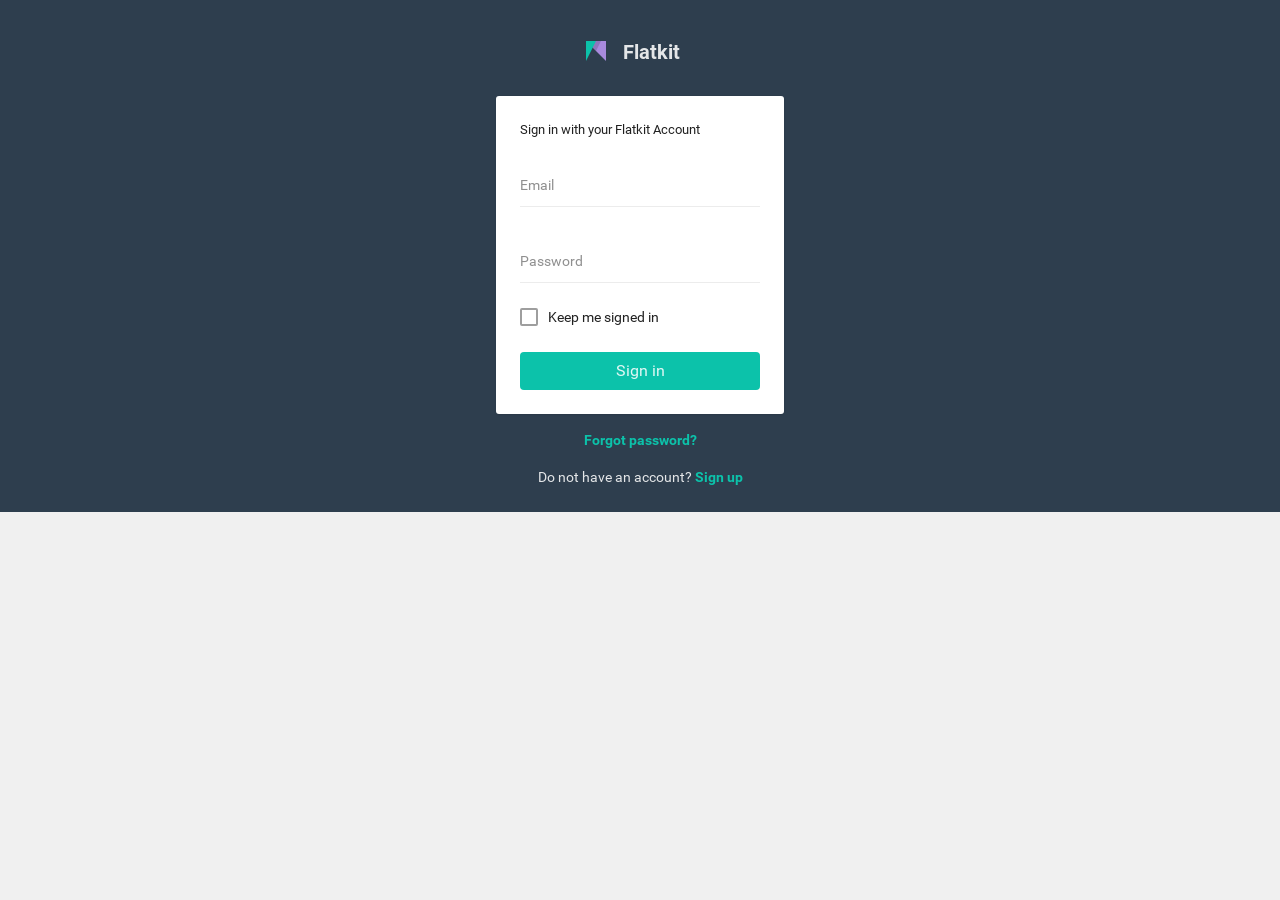
<file: angular/index.html>
<!DOCTYPE html>
<html lang="en">
    <head>
        <meta charset="utf-8" />
        <title>PTS</title>
        <meta name="description" content="Admin, Dashboard, Bootstrap, Bootstrap 4, Angular, AngularJS" />
        <meta name="viewport" content="width=device-width, initial-scale=1, maximum-scale=1, minimal-ui" />
        <meta http-equiv="X-UA-Compatible" content="IE=edge">

        <!-- for ios 7 style, multi-resolution icon of 152x152 -->
        <meta name="apple-mobile-web-app-capable" content="yes">
        <meta name="apple-mobile-web-app-status-barstyle" content="black-translucent">
        <link rel="apple-touch-icon" href="../assets/images/logo.png">
        <meta name="apple-mobile-web-app-title" content="Flatkit">
        <!-- for Chrome on Android, multi-resolution icon of 196x196 -->
        <meta name="mobile-web-app-capable" content="yes">
        <link rel="shortcut icon" sizes="196x196" href="../assets/images/logo.png">

        <!-- style -->
        <link rel="stylesheet" href="../assets/animate.css/animate.min.css" type="text/css" />
        <link rel="stylesheet" href="../assets/glyphicons/glyphicons.css" type="text/css" />
        <link rel="stylesheet" href="../assets/font-awesome/css/font-awesome.min.css" type="text/css" />
        <link rel="stylesheet" href="../assets/material-design-icons/material-design-icons.css" type="text/css" />

        <link rel="stylesheet" href="../assets/bootstrap/dist/css/bootstrap.min.css" type="text/css" />
        <!-- build:css ../assets/styles/app.min.css -->
        <link rel="stylesheet" href="../assets/styles/app.css" type="text/css" />
        <!-- endbuild -->
        <link rel="stylesheet" href="../assets/styles/font.css" type="text/css" />

        <!-- toaster -->
        <link rel="stylesheet" href="../libs/angular/angular-toaster/toaster.min.css">

        <link rel="stylesheet" href="../libs/angular/angular-spinner/treasure-overlay-spinner.css">
    </head>
    <body ng-app="app" ng-controller="AppCtrl" class="{{app.setting.bg}}" ng-class="{'container': app.setting.boxed, 'ie': isIE,'smart': isSmart}">
    <toaster-container  toaster-options="{'close-button': true}"></toaster-container>
    <treasure-overlay-spinner active='spinner.active' >
        <div class="app" ui-view></div>
    </treasure-overlay-spinner>
    <!-- build:js scripts/app.angular.js -->
    <!-- jQuery -->
    <script src="../libs/jquery/jquery/dist/jquery.js"></script>
    <!-- Bootstrap -->
    <script src="../libs/jquery/tether/dist/js/tether.min.js"></script>
    <script src="../libs/jquery/bootstrap/dist/js/bootstrap.js"></script>
    <script src="../libs/jquery/PACE/pace.min.js"></script>
    <!-- Angular -->
    <script src="../libs/angular/angular/angular.js"></script>
    <script src="../libs/angular/angular-animate/angular-animate.js"></script>
    <script src="../libs/angular/angular-resource/angular-resource.js"></script>
    <script src="../libs/angular/angular-sanitize/angular-sanitize.js"></script>
    <script src="../libs/angular/angular-touch/angular-touch.js"></script>

    <!-- router -->
    <script src="../libs/angular/angular-ui-router/release/angular-ui-router.js"></script>
    <!-- storage -->
    <script src="../libs/angular/ngstorage/ngStorage.js"></script>
    <!-- utils -->
    <script src="../libs/angular/angular-ui-utils/ui-utils.js"></script>
    <!-- Cookies -->
    <script src="../libs/angular/angular-cookies/angular-cookies.js"></script>
    <!-- lazyload -->
    <script src="../libs/angular/oclazyload/dist/ocLazyLoad.js"></script>
    <script src="../libs/angular/angular-toaster/toaster.min.js"></script>
    <script src="../libs/angular/angular-spinner/treasure-overlay-spinner.js"></script>
    <!-- App -->
    <script src="scripts/app.js"></script>
    <script src="scripts/config.js"></script>
    <script src="scripts/config.lazyload.js"></script>
    <script src="scripts/config.router.js"></script>
    <script src="scripts/app.ctrl.js"></script>

    <script src="scripts/directives/ui-jp.js"></script>
    <script src="scripts/directives/ui-nav.js"></script>
    <script src="scripts/directives/ui-fullscreen.js"></script>
    <script src="scripts/directives/ui-scroll-to.js"></script>
    <script src="scripts/directives/ui-toggle-class.js"></script>
    <script src="scripts/directives/ui-include.js"></script>

    <script src="scripts/filters/fromnow.js"></script>

    <script src="scripts/services/ngstore.js"></script>
    <script src="scripts/services/ui-load.js"></script>
    <script src="scripts/services/palette.js"></script>
    <!-- endbuild -->
</body>
</html>
</file>
<file: assets/glyphicons/glyphicons.css>
@font-face {
  font-family: 'Glyphicons Halflings';

  src:  url('glyphicons-halflings-regular.eot');
  src:  url('glyphicons-halflings-regular.eot?#iefix') format('embedded-opentype'), 
        url('glyphicons-halflings-regular.woff2') format('woff2'), 
        url('glyphicons-halflings-regular.woff') format('woff'), 
        url('glyphicons-halflings-regular.ttf') format('truetype'), 
        url('glyphicons-halflings-regular.svg#glyphicons_halflingsregular') format('svg');
}
.glyphicon {
  position: relative;
  top: 1px;
  display: inline-block;
  font-family: 'Glyphicons Halflings';
  font-style: normal;
  font-weight: normal;
  line-height: 1;

  -webkit-font-smoothing: antialiased;
  -moz-osx-font-smoothing: grayscale;
}
.glyphicon-asterisk:before {
  content: "\2a";
}
.glyphicon-plus:before {
  content: "\2b";
}
.glyphicon-euro:before,
.glyphicon-eur:before {
  content: "\20ac";
}
.glyphicon-minus:before {
  content: "\2212";
}
.glyphicon-cloud:before {
  content: "\2601";
}
.glyphicon-envelope:before {
  content: "\2709";
}
.glyphicon-pencil:before {
  content: "\270f";
}
.glyphicon-glass:before {
  content: "\e001";
}
.glyphicon-music:before {
  content: "\e002";
}
.glyphicon-search:before {
  content: "\e003";
}
.glyphicon-heart:before {
  content: "\e005";
}
.glyphicon-star:before {
  content: "\e006";
}
.glyphicon-star-empty:before {
  content: "\e007";
}
.glyphicon-user:before {
  content: "\e008";
}
.glyphicon-film:before {
  content: "\e009";
}
.glyphicon-th-large:before {
  content: "\e010";
}
.glyphicon-th:before {
  content: "\e011";
}
.glyphicon-th-list:before {
  content: "\e012";
}
.glyphicon-ok:before {
  content: "\e013";
}
.glyphicon-remove:before {
  content: "\e014";
}
.glyphicon-zoom-in:before {
  content: "\e015";
}
.glyphicon-zoom-out:before {
  content: "\e016";
}
.glyphicon-off:before {
  content: "\e017";
}
.glyphicon-signal:before {
  content: "\e018";
}
.glyphicon-cog:before {
  content: "\e019";
}
.glyphicon-trash:before {
  content: "\e020";
}
.glyphicon-home:before {
  content: "\e021";
}
.glyphicon-file:before {
  content: "\e022";
}
.glyphicon-time:before {
  content: "\e023";
}
.glyphicon-road:before {
  content: "\e024";
}
.glyphicon-download-alt:before {
  content: "\e025";
}
.glyphicon-download:before {
  content: "\e026";
}
.glyphicon-upload:before {
  content: "\e027";
}
.glyphicon-inbox:before {
  content: "\e028";
}
.glyphicon-play-circle:before {
  content: "\e029";
}
.glyphicon-repeat:before {
  content: "\e030";
}
.glyphicon-refresh:before {
  content: "\e031";
}
.glyphicon-list-alt:before {
  content: "\e032";
}
.glyphicon-lock:before {
  content: "\e033";
}
.glyphicon-flag:before {
  content: "\e034";
}
.glyphicon-headphones:before {
  content: "\e035";
}
.glyphicon-volume-off:before {
  content: "\e036";
}
.glyphicon-volume-down:before {
  content: "\e037";
}
.glyphicon-volume-up:before {
  content: "\e038";
}
.glyphicon-qrcode:before {
  content: "\e039";
}
.glyphicon-barcode:before {
  content: "\e040";
}
.glyphicon-tag:before {
  content: "\e041";
}
.glyphicon-tags:before {
  content: "\e042";
}
.glyphicon-book:before {
  content: "\e043";
}
.glyphicon-bookmark:before {
  content: "\e044";
}
.glyphicon-print:before {
  content: "\e045";
}
.glyphicon-camera:before {
  content: "\e046";
}
.glyphicon-font:before {
  content: "\e047";
}
.glyphicon-bold:before {
  content: "\e048";
}
.glyphicon-italic:before {
  content: "\e049";
}
.glyphicon-text-height:before {
  content: "\e050";
}
.glyphicon-text-width:before {
  content: "\e051";
}
.glyphicon-align-left:before {
  content: "\e052";
}
.glyphicon-align-center:before {
  content: "\e053";
}
.glyphicon-align-right:before {
  content: "\e054";
}
.glyphicon-align-justify:before {
  content: "\e055";
}
.glyphicon-list:before {
  content: "\e056";
}
.glyphicon-indent-left:before {
  content: "\e057";
}
.glyphicon-indent-right:before {
  content: "\e058";
}
.glyphicon-facetime-video:before {
  content: "\e059";
}
.glyphicon-picture:before {
  content: "\e060";
}
.glyphicon-map-marker:before {
  content: "\e062";
}
.glyphicon-adjust:before {
  content: "\e063";
}
.glyphicon-tint:before {
  content: "\e064";
}
.glyphicon-edit:before {
  content: "\e065";
}
.glyphicon-share:before {
  content: "\e066";
}
.glyphicon-check:before {
  content: "\e067";
}
.glyphicon-move:before {
  content: "\e068";
}
.glyphicon-step-backward:before {
  content: "\e069";
}
.glyphicon-fast-backward:before {
  content: "\e070";
}
.glyphicon-backward:before {
  content: "\e071";
}
.glyphicon-play:before {
  content: "\e072";
}
.glyphicon-pause:before {
  content: "\e073";
}
.glyphicon-stop:before {
  content: "\e074";
}
.glyphicon-forward:before {
  content: "\e075";
}
.glyphicon-fast-forward:before {
  content: "\e076";
}
.glyphicon-step-forward:before {
  content: "\e077";
}
.glyphicon-eject:before {
  content: "\e078";
}
.glyphicon-chevron-left:before {
  content: "\e079";
}
.glyphicon-chevron-right:before {
  content: "\e080";
}
.glyphicon-plus-sign:before {
  content: "\e081";
}
.glyphicon-minus-sign:before {
  content: "\e082";
}
.glyphicon-remove-sign:before {
  content: "\e083";
}
.glyphicon-ok-sign:before {
  content: "\e084";
}
.glyphicon-question-sign:before {
  content: "\e085";
}
.glyphicon-info-sign:before {
  content: "\e086";
}
.glyphicon-screenshot:before {
  content: "\e087";
}
.glyphicon-remove-circle:before {
  content: "\e088";
}
.glyphicon-ok-circle:before {
  content: "\e089";
}
.glyphicon-ban-circle:before {
  content: "\e090";
}
.glyphicon-arrow-left:before {
  content: "\e091";
}
.glyphicon-arrow-right:before {
  content: "\e092";
}
.glyphicon-arrow-up:before {
  content: "\e093";
}
.glyphicon-arrow-down:before {
  content: "\e094";
}
.glyphicon-share-alt:before {
  content: "\e095";
}
.glyphicon-resize-full:before {
  content: "\e096";
}
.glyphicon-resize-small:before {
  content: "\e097";
}
.glyphicon-exclamation-sign:before {
  content: "\e101";
}
.glyphicon-gift:before {
  content: "\e102";
}
.glyphicon-leaf:before {
  content: "\e103";
}
.glyphicon-fire:before {
  content: "\e104";
}
.glyphicon-eye-open:before {
  content: "\e105";
}
.glyphicon-eye-close:before {
  content: "\e106";
}
.glyphicon-warning-sign:before {
  content: "\e107";
}
.glyphicon-plane:before {
  content: "\e108";
}
.glyphicon-calendar:before {
  content: "\e109";
}
.glyphicon-random:before {
  content: "\e110";
}
.glyphicon-comment:before {
  content: "\e111";
}
.glyphicon-magnet:before {
  content: "\e112";
}
.glyphicon-chevron-up:before {
  content: "\e113";
}
.glyphicon-chevron-down:before {
  content: "\e114";
}
.glyphicon-retweet:before {
  content: "\e115";
}
.glyphicon-shopping-cart:before {
  content: "\e116";
}
.glyphicon-folder-close:before {
  content: "\e117";
}
.glyphicon-folder-open:before {
  content: "\e118";
}
.glyphicon-resize-vertical:before {
  content: "\e119";
}
.glyphicon-resize-horizontal:before {
  content: "\e120";
}
.glyphicon-hdd:before {
  content: "\e121";
}
.glyphicon-bullhorn:before {
  content: "\e122";
}
.glyphicon-bell:before {
  content: "\e123";
}
.glyphicon-certificate:before {
  content: "\e124";
}
.glyphicon-thumbs-up:before {
  content: "\e125";
}
.glyphicon-thumbs-down:before {
  content: "\e126";
}
.glyphicon-hand-right:before {
  content: "\e127";
}
.glyphicon-hand-left:before {
  content: "\e128";
}
.glyphicon-hand-up:before {
  content: "\e129";
}
.glyphicon-hand-down:before {
  content: "\e130";
}
.glyphicon-circle-arrow-right:before {
  content: "\e131";
}
.glyphicon-circle-arrow-left:before {
  content: "\e132";
}
.glyphicon-circle-arrow-up:before {
  content: "\e133";
}
.glyphicon-circle-arrow-down:before {
  content: "\e134";
}
.glyphicon-globe:before {
  content: "\e135";
}
.glyphicon-wrench:before {
  content: "\e136";
}
.glyphicon-tasks:before {
  content: "\e137";
}
.glyphicon-filter:before {
  content: "\e138";
}
.glyphicon-briefcase:before {
  content: "\e139";
}
.glyphicon-fullscreen:before {
  content: "\e140";
}
.glyphicon-dashboard:before {
  content: "\e141";
}
.glyphicon-paperclip:before {
  content: "\e142";
}
.glyphicon-heart-empty:before {
  content: "\e143";
}
.glyphicon-link:before {
  content: "\e144";
}
.glyphicon-phone:before {
  content: "\e145";
}
.glyphicon-pushpin:before {
  content: "\e146";
}
.glyphicon-usd:before {
  content: "\e148";
}
.glyphicon-gbp:before {
  content: "\e149";
}
.glyphicon-sort:before {
  content: "\e150";
}
.glyphicon-sort-by-alphabet:before {
  content: "\e151";
}
.glyphicon-sort-by-alphabet-alt:before {
  content: "\e152";
}
.glyphicon-sort-by-order:before {
  content: "\e153";
}
.glyphicon-sort-by-order-alt:before {
  content: "\e154";
}
.glyphicon-sort-by-attributes:before {
  content: "\e155";
}
.glyphicon-sort-by-attributes-alt:before {
  content: "\e156";
}
.glyphicon-unchecked:before {
  content: "\e157";
}
.glyphicon-expand:before {
  content: "\e158";
}
.glyphicon-collapse-down:before {
  content: "\e159";
}
.glyphicon-collapse-up:before {
  content: "\e160";
}
.glyphicon-log-in:before {
  content: "\e161";
}
.glyphicon-flash:before {
  content: "\e162";
}
.glyphicon-log-out:before {
  content: "\e163";
}
.glyphicon-new-window:before {
  content: "\e164";
}
.glyphicon-record:before {
  content: "\e165";
}
.glyphicon-save:before {
  content: "\e166";
}
.glyphicon-open:before {
  content: "\e167";
}
.glyphicon-saved:before {
  content: "\e168";
}
.glyphicon-import:before {
  content: "\e169";
}
.glyphicon-export:before {
  content: "\e170";
}
.glyphicon-send:before {
  content: "\e171";
}
.glyphicon-floppy-disk:before {
  content: "\e172";
}
.glyphicon-floppy-saved:before {
  content: "\e173";
}
.glyphicon-floppy-remove:before {
  content: "\e174";
}
.glyphicon-floppy-save:before {
  content: "\e175";
}
.glyphicon-floppy-open:before {
  content: "\e176";
}
.glyphicon-credit-card:before {
  content: "\e177";
}
.glyphicon-transfer:before {
  content: "\e178";
}
.glyphicon-cutlery:before {
  content: "\e179";
}
.glyphicon-header:before {
  content: "\e180";
}
.glyphicon-compressed:before {
  content: "\e181";
}
.glyphicon-earphone:before {
  content: "\e182";
}
.glyphicon-phone-alt:before {
  content: "\e183";
}
.glyphicon-tower:before {
  content: "\e184";
}
.glyphicon-stats:before {
  content: "\e185";
}
.glyphicon-sd-video:before {
  content: "\e186";
}
.glyphicon-hd-video:before {
  content: "\e187";
}
.glyphicon-subtitles:before {
  content: "\e188";
}
.glyphicon-sound-stereo:before {
  content: "\e189";
}
.glyphicon-sound-dolby:before {
  content: "\e190";
}
.glyphicon-sound-5-1:before {
  content: "\e191";
}
.glyphicon-sound-6-1:before {
  content: "\e192";
}
.glyphicon-sound-7-1:before {
  content: "\e193";
}
.glyphicon-copyright-mark:before {
  content: "\e194";
}
.glyphicon-registration-mark:before {
  content: "\e195";
}
.glyphicon-cloud-download:before {
  content: "\e197";
}
.glyphicon-cloud-upload:before {
  content: "\e198";
}
.glyphicon-tree-conifer:before {
  content: "\e199";
}
.glyphicon-tree-deciduous:before {
  content: "\e200";
}
.glyphicon-cd:before {
  content: "\e201";
}
.glyphicon-save-file:before {
  content: "\e202";
}
.glyphicon-open-file:before {
  content: "\e203";
}
.glyphicon-level-up:before {
  content: "\e204";
}
.glyphicon-copy:before {
  content: "\e205";
}
.glyphicon-paste:before {
  content: "\e206";
}
.glyphicon-alert:before {
  content: "\e209";
}
.glyphicon-equalizer:before {
  content: "\e210";
}
.glyphicon-king:before {
  content: "\e211";
}
.glyphicon-queen:before {
  content: "\e212";
}
.glyphicon-pawn:before {
  content: "\e213";
}
.glyphicon-bishop:before {
  content: "\e214";
}
.glyphicon-knight:before {
  content: "\e215";
}
.glyphicon-baby-formula:before {
  content: "\e216";
}
.glyphicon-tent:before {
  content: "\26fa";
}
.glyphicon-blackboard:before {
  content: "\e218";
}
.glyphicon-bed:before {
  content: "\e219";
}
.glyphicon-apple:before {
  content: "\f8ff";
}
.glyphicon-erase:before {
  content: "\e221";
}
.glyphicon-hourglass:before {
  content: "\231b";
}
.glyphicon-lamp:before {
  content: "\e223";
}
.glyphicon-duplicate:before {
  content: "\e224";
}
.glyphicon-piggy-bank:before {
  content: "\e225";
}
.glyphicon-scissors:before {
  content: "\e226";
}
.glyphicon-bitcoin:before {
  content: "\e227";
}
.glyphicon-btc:before {
  content: "\e227";
}
.glyphicon-xbt:before {
  content: "\e227";
}
.glyphicon-yen:before {
  content: "\00a5";
}
.glyphicon-jpy:before {
  content: "\00a5";
}
.glyphicon-ruble:before {
  content: "\20bd";
}
.glyphicon-rub:before {
  content: "\20bd";
}
.glyphicon-scale:before {
  content: "\e230";
}
.glyphicon-ice-lolly:before {
  content: "\e231";
}
.glyphicon-ice-lolly-tasted:before {
  content: "\e232";
}
.glyphicon-education:before {
  content: "\e233";
}
.glyphicon-option-horizontal:before {
  content: "\e234";
}
.glyphicon-option-vertical:before {
  content: "\e235";
}
.glyphicon-menu-hamburger:before {
  content: "\e236";
}
.glyphicon-modal-window:before {
  content: "\e237";
}
.glyphicon-oil:before {
  content: "\e238";
}
.glyphicon-grain:before {
  content: "\e239";
}
.glyphicon-sunglasses:before {
  content: "\e240";
}
.glyphicon-text-size:before {
  content: "\e241";
}
.glyphicon-text-color:before {
  content: "\e242";
}
.glyphicon-text-background:before {
  content: "\e243";
}
.glyphicon-object-align-top:before {
  content: "\e244";
}
.glyphicon-object-align-bottom:before {
  content: "\e245";
}
.glyphicon-object-align-horizontal:before {
  content: "\e246";
}
.glyphicon-object-align-left:before {
  content: "\e247";
}
.glyphicon-object-align-vertical:before {
  content: "\e248";
}
.glyphicon-object-align-right:before {
  content: "\e249";
}
.glyphicon-triangle-right:before {
  content: "\e250";
}
.glyphicon-triangle-left:before {
  content: "\e251";
}
.glyphicon-triangle-bottom:before {
  content: "\e252";
}
.glyphicon-triangle-top:before {
  content: "\e253";
}
.glyphicon-console:before {
  content: "\e254";
}
.glyphicon-superscript:before {
  content: "\e255";
}
.glyphicon-subscript:before {
  content: "\e256";
}
.glyphicon-menu-left:before {
  content: "\e257";
}
.glyphicon-menu-right:before {
  content: "\e258";
}
.glyphicon-menu-down:before {
  content: "\e259";
}
.glyphicon-menu-up:before {
  content: "\e260";
}
</file>
<file: assets/material-design-icons/material-design-icons.css>
@font-face {
  font-family: 'Material Icons';
  font-style: normal;
  font-weight: 400;
  src: url(iconfont/MaterialIcons-Regular.eot); /* For IE6-8 */
  src: local('Material Icons'),
       local('MaterialIcons-Regular'),
       url(iconfont/MaterialIcons-Regular.woff2) format('woff2'),
       url(iconfont/MaterialIcons-Regular.woff) format('woff'),
       url(iconfont/MaterialIcons-Regular.ttf) format('truetype');
}

.material-icons {
  font-family: 'Material Icons';
  font-weight: normal;
  font-style: normal;
  font-size: 18px;  /* Preferred icon size */
  display: inline-block;
  width: 1em;
  height: 1em;
  line-height: 1;
  text-transform: none;
  letter-spacing: normal;
  word-wrap: normal;
  vertical-align: -4px;

  /* Support for all WebKit browsers. */
  -webkit-font-smoothing: antialiased;
  /* Support for Safari and Chrome. */
  text-rendering: optimizeLegibility;

  /* Support for Firefox. */
  -moz-osx-font-smoothing: grayscale;

  /* Support for IE. */
  font-feature-settings: 'liga';
}

.material-icons.md-18 { font-size: 18px; }
.material-icons.md-24 { font-size: 24px; vertical-align: -7px;}
.material-icons.md-36 { font-size: 36px; vertical-align: -12px;}
.material-icons.md-48 { font-size: 48px; vertical-align: -16px;}
</file>
<file: assets/styles/app.css>
/* 

*/
html {
  background-color: #e0e0e0; }

body {
  color: rgba(0, 0, 0, 0.87);
  font-size: 0.875rem;
  background-color: #f0f0f0;
  -webkit-font-smoothing: antialiased; }

*:focus {
  outline: 0 !important; }

a {
  color: inherit;
  text-decoration: none;
  cursor: pointer;
  outline: 0; }

a:hover,
a:focus {
  color: inherit;
  text-decoration: none; }

button {
  color: inherit; }

pre {
  color: inherit;
  background-color: #f8f8f8;
  border-color: rgba(120, 130, 140, 0.13); }

blockquote {
  border-color: rgba(120, 130, 140, 0.13); }

small {
  font-size: 90%; }

sup {
  position: relative;
  top: -1em;
  font-size: 75%; }

.pull-center {
  position: absolute;
  left: 50%; }

.close {
  font-size: 1.3rem; }

.img-responsive {
  width: 100%;
  height: auto; }

.text-center {
  text-align: center; }

.text-left {
  text-align: left; }

.text-right {
  text-align: right; }

.pull-left {
  float: left; }

.pull-right {
  float: right; }

.center-block {
  margin: 0 auto; }

@media (max-width: 767px) {
  .pull-none-sm {
    float: none !important; } }

@media (max-width: 543px) {
  .pull-none-xs {
    float: none !important; } }

.label {
  display: inline-block;
  padding: 0.25em 0.5em;
  font-size: 75%;
  line-height: 1;
  text-align: center;
  white-space: nowrap;
  vertical-align: baseline;
  font-weight: bold;
  background-color: #b8b8b8;
  color: #fff;
  border-radius: .2rem; }
  .label.no-bg {
    background-color: transparent;
    color: inherit; }

.label.up {
  position: relative;
  top: -10px;
  min-width: 4px;
  min-height: 4px;
  display: inline-block; }

.label-lg {
  font-size: 1.33rem;
  padding: 5px 9px; }

.label-sm {
  padding: 0.15em 0.35em; }

.label-xs {
  padding: 0.1em 0.25em; }

.list-group-item.active > .label,
.nav-pills > .active > a > .label {
  color: rgba(0, 0, 0, 0.87); }

.btn .label {
  position: relative;
  top: -1px; }

.btn {
  font-weight: 500;
  outline: 0 !important; }
  .btn:not([disabled]):hover,
  .btn:not([disabled]):focus,
  .btn:not([disabled]).active {
    box-shadow: inset 0 -10rem 0px rgba(158, 158, 158, 0.2); }
  .btn > i.pull-left,
  .btn > i.pull-right {
    line-height: 1.5; }
  .btn.rounded {
    padding-left: 1.2em;
    padding-right: 1.2em; }

.btn-md {
  padding: 0.4695rem 0.75rem;
  font-size: 0.9rem; }

.btn-xs {
  padding: 0.2195rem 0.5rem;
  font-size: 0.8rem; }

.btn-outline {
  border-width: 1px;
  background-color: transparent;
  box-shadow: none !important; }

.btn.b-primary:hover,
.btn.b-primary:focus,
.btn.primary:hover,
.btn.primary:focus {
  color: rgba(255, 255, 255, 0.87) !important;
  background-color: #0cc2aa; }

.btn.b-accent:hover,
.btn.b-accent:focus,
.btn.accent:hover,
.btn.accent:focus {
  color: rgba(255, 255, 255, 0.87) !important;
  background-color: #a88add; }

.btn.b-warn:hover,
.btn.b-warn:focus,
.btn.warn:hover,
.btn.warn:focus {
  color: rgba(255, 255, 255, 0.87) !important;
  background-color: #fcc100; }

.btn.b-success:hover,
.btn.b-success:focus,
.btn.success:hover,
.btn.success:focus {
  color: rgba(255, 255, 255, 0.87) !important;
  background-color: #6cc788; }

.btn.b-info:hover,
.btn.b-info:focus,
.btn.info:hover,
.btn.info:focus {
  color: rgba(255, 255, 255, 0.87) !important;
  background-color: #6887ff; }

.btn.b-warning:hover,
.btn.b-warning:focus,
.btn.warning:hover,
.btn.warning:focus {
  color: rgba(255, 255, 255, 0.87) !important;
  background-color: #f77a99; }

.btn.b-danger:hover,
.btn.b-danger:focus,
.btn.danger:hover,
.btn.danger:focus {
  color: rgba(255, 255, 255, 0.87) !important;
  background-color: #f44455; }

.btn.b-dark:hover,
.btn.b-dark:focus,
.btn.dark:hover,
.btn.dark:focus {
  color: rgba(255, 255, 255, 0.87) !important;
  background-color: #2e3e4e; }

.btn.b-black:hover,
.btn.b-black:focus,
.btn.black:hover,
.btn.black:focus {
  color: rgba(255, 255, 255, 0.87) !important;
  background-color: #2a2b3c; }

.btn.b-white:hover,
.btn.b-white:focus {
  color: rgba(0, 0, 0, 0.87) !important;
  background-color: #ffffff; }

.btn.b-light:hover,
.btn.b-light:focus {
  color: rgba(0, 0, 0, 0.87) !important;
  background-color: #f8f8f8; }

.btn-icon {
  text-align: center;
  padding: 0 !important;
  width: 2.375rem;
  height: 2.375rem;
  line-height: 2.375rem;
  position: relative;
  overflow: hidden; }
  .btn-icon i {
    position: absolute;
    top: 0;
    width: 100%;
    height: 100%;
    display: block;
    line-height: inherit;
    border-radius: inherit;
    -webkit-transition: all 0.3s;
    transition: all 0.3s; }
  .btn-icon.btn-xs {
    width: 1.5rem;
    height: 1.5rem;
    line-height: 1.5rem; }
  .btn-icon.btn-sm {
    width: 1.775rem;
    height: 1.775rem;
    line-height: 1.775rem; }
  .btn-icon.btn-lg {
    width: 3.167rem;
    height: 3.167rem;
    line-height: 3.167rem; }
  .btn-icon.btn-social i:last-child {
    top: 100%; }
  .btn-icon.btn-social:hover i:first-child,
  .btn-icon.btn-social:focus i:first-child,
  .btn-icon.btn-social.active i:first-child {
    top: -100%; }
  .btn-icon.btn-social:hover i:last-child,
  .btn-icon.btn-social:focus i:last-child,
  .btn-icon.btn-social.active i:last-child {
    top: 0;
    color: #fff; }
  .btn-icon.btn-social-colored i:first-child {
    color: #fff; }

.btn.white,
.btn.btn-default,
.btn.btn-secondary {
  border-color: rgba(120, 130, 140, 0.13); }

.btn-default {
  background-color: #fff;
  color: rgba(0, 0, 0, 0.87); }

.btn-groups .btn {
  margin-bottom: .25rem; }

.btn-fw {
  min-width: 7rem; }

.card {
  border-color: rgba(120, 130, 140, 0.13); }

.carousel-control .glyphicon {
  position: absolute;
  top: 50%;
  left: 50%;
  z-index: 5;
  display: inline-block;
  margin-top: -10px;
  margin-left: -10px; }

.dropdown-menu {
  font-size: 0.875rem;
  color: rgba(0, 0, 0, 0.87);
  border-radius: 3px;
  border: 1px solid rgba(0, 0, 0, 0.1);
  -webkit-transform-origin: top left;
  -moz-transform-origin: top left;
  -ms-transform-origin: top left;
  transform-origin: top left; }
  .dropdown-menu > li:not(.dropdown-item) > a {
    display: block;
    padding: 3px 20px; }
    .dropdown-menu > li:not(.dropdown-item) > a:hover,
    .dropdown-menu > li:not(.dropdown-item) > a:focus {
      background-color: rgba(0, 0, 0, 0.065); }
  .dropdown-menu > .divider {
    height: 1px;
    margin: .5rem 0;
    overflow: hidden;
    background-color: rgba(120, 130, 140, 0.13); }
  .dropdown-menu .active {
    background-color: rgba(0, 0, 0, 0.065); }
  .dropdown-menu.pull-left {
    left: auto !important;
    right: 100%; }
  .dropdown-menu.pull-right {
    left: auto;
    right: 0;
    -webkit-transform-origin: top right;
    -moz-transform-origin: top right;
    -ms-transform-origin: top right;
    transform-origin: top right; }
  .dropdown-menu.pull-up {
    top: 0; }
  .dropdown-menu.pull-down {
    top: 100% !important;
    left: 0 !important; }
  .dropup .dropdown-menu {
    -webkit-transform-origin: bottom left;
    -moz-transform-origin: bottom left;
    -ms-transform-origin: bottom left;
    transform-origin: bottom left; }
    .dropup .dropdown-menu.pull-right {
      -webkit-transform-origin: bottom right;
      -moz-transform-origin: bottom right;
      -ms-transform-origin: bottom right;
      transform-origin: bottom right; }
  .dropdown-menu.datepicker,
  .dropdown-menu.timepicker {
    padding: 6px;
    font-size: 0.8rem; }
    .dropdown-menu.datepicker .btn,
    .dropdown-menu.timepicker .btn {
      font-size: 0.8rem; }
      .dropdown-menu.datepicker .btn.btn-primary,
      .dropdown-menu.timepicker .btn.btn-primary {
        background-color: #6887ff;
        color: #fff; }
    .dropdown-menu.datepicker .btn:not(:hover),
    .dropdown-menu.timepicker .btn:not(:hover) {
      box-shadow: 0 0 1px transparent; }

.dropdown-item {
  color: inherit; }
  .dropdown-item:hover,
  .dropdown-item:focus {
    color: inherit;
    background-color: rgba(0, 0, 0, 0.065); }

.dropdown-divider {
  background-color: rgba(120, 130, 140, 0.13); }

.dropdown-menu-scale {
  display: block;
  opacity: 0;
  -webkit-transform: scale(0.8);
  -ms-transform: scale(0.8);
  transform: scale(0.8);
  -webkit-transition: all 250ms cubic-bezier(0.24, 0.22, 0.015, 1.56);
  transition: all 250ms cubic-bezier(0.24, 0.22, 0.015, 1.56);
  -webkit-backface-visibility: hidden;
  -moz-backface-visibility: hidden;
  backface-visibility: hidden;
  pointer-events: none; }

.open > .dropdown-menu-scale {
  opacity: 1;
  -webkit-transform: scale(1);
  -ms-transform: scale(1);
  transform: scale(1);
  pointer-events: auto;
  display: block !important; }

.dropdown-header {
  padding: 8px 16px; }

.dropdown-submenu {
  position: relative; }
  .dropdown-submenu:hover > .dropdown-menu,
  .dropdown-submenu:focus > .dropdown-menu {
    display: block; }
  .dropdown-submenu .dropdown-menu {
    left: 100%;
    top: 0;
    margin-top: -6px;
    margin-left: -1px; }
  .dropup .dropdown-submenu > .dropdown-menu {
    top: auto;
    bottom: 0;
    margin-bottom: -6px; }

.popover {
  color: rgba(0, 0, 0, 0.87); }

@media (max-width: 543px) {
  .dropdown-menu.pull-none-xs {
    left: 0; } }

.form-control {
  border-color: rgba(120, 130, 140, 0.2);
  border-radius: 0; }
  .form-control:focus {
    border-color: rgba(120, 130, 140, 0.3); }

.form-control-label {
  padding-top: .5rem;
  padding-bottom: .5rem;
  margin-bottom: 0; }

.custom-select {
  border-color: rgba(120, 130, 140, 0.13); }

.form-control::-webkit-input-placeholder {
  color: inherit;
  opacity: 0.3; }

.form-control::-moz-placeholder {
  color: inherit;
  opacity: 0.3; }

.form-control:-ms-input-placeholder {
  color: inherit;
  opacity: 0.3; }

.form-control-spin {
  position: absolute;
  z-index: 2;
  right: 10px;
  top: 50%;
  margin-top: -7px; }

.input-group-addon {
  border-color: rgba(120, 130, 140, 0.2) !important;
  background-color: transparent;
  color: inherit; }

.form-group-stack .form-control {
  margin-top: -1px;
  position: relative;
  border-radius: 0; }
  .form-group-stack .form-control:focus,
  .form-group-stack .form-control:active {
    z-index: 1; }

.form-validation .form-control.ng-dirty.ng-invalid {
  border-color: #f44455; }

.form-validation .form-control.ng-dirty.ng-valid,
.form-validation .form-control.ng-dirty.ng-valid:focus {
  border-color: #6cc788; }

.form-validation .ui-checks .ng-invalid.ng-dirty + i {
  border-color: #f44455; }

.form-file {
  position: relative; }
  .form-file input {
    position: absolute;
    width: 100%;
    height: 100%;
    opacity: 0; }

.input-group-sm > .form-control {
  min-height: 1.95rem; }

.active-checked {
  opacity: 0; }

input:checked + .active-checked {
  opacity: 1; }

.list-group {
  border-radius: 3px;
  background: #fff; }
  .list-group.no-radius .list-group-item {
    border-radius: 0 !important; }
  .list-group.no-borders .list-group-item {
    border: none; }
  .list-group.no-border .list-group-item {
    border-width: 1px 0; }
  .list-group.no-border .list-group-item {
    border-width: 1px 0; }
    .list-group.no-border .list-group-item:first-child {
      border-top-width: 0; }
    .list-group.no-border .list-group-item:last-child {
      border-bottom-width: 0; }
  .list-group.no-bg .list-group-item {
    background-color: transparent; }
  .list-group.list-group-gap {
    background: transparent; }

.list-group-item {
  border-color: rgba(120, 130, 140, 0.065);
  background: transparent;
  padding: 12px 16px;
  background-clip: padding-box; }
  .list-group-item.media {
    margin-top: 0; }
  .list-group-item.active,
  .list-group-item.active:hover,
  .list-group-item.active:focus {
    color: inherit;
    background-color: rgba(0, 0, 0, 0.065);
    border-color: rgba(120, 130, 140, 0.065);
    border-bottom-color: rgba(120, 130, 140, 0.065); }
    .list-group-item.active a,
    .list-group-item.active:hover a,
    .list-group-item.active:focus a {
      color: inherit; }
  .list-group-item:first-child {
    border-top-color: rgba(120, 130, 140, 0.13); }
  .list-group-item:last-child {
    border-bottom-color: rgba(120, 130, 140, 0.13); }
  .list-group-alt .list-group-item:nth-child(2n+2) {
    background-color: rgba(0, 0, 0, 0.065); }
  .list-group-alt .list-group-item.active:nth-child(2n+2) {
    background-color: rgba(0, 0, 0, 0.065); }
  .list-group-lg .list-group-item {
    padding: 16px 24px; }
  .list-group-md .list-group-item {
    padding-top: 16px;
    padding-bottom: 16px; }
  .list-group-sm .list-group-item {
    padding: 10px 12px; }
  .list-group-gap .list-group-item {
    margin-bottom: 5px;
    border-radius: 3px; }
    .list-group-gap .list-group-item:first-child {
      border-top-color: rgba(120, 130, 140, 0.065); }
    .list-group-gap .list-group-item:last-child {
      border-bottom-color: rgba(120, 130, 140, 0.065); }

a.list-group-item {
  color: inherit; }
  a.list-group-item:hover,
  a.list-group-item:focus,
  a.list-group-item.hover {
    color: inherit;
    background-color: rgba(0, 0, 0, 0.065); }

.modal .left {
  -webkit-transform: translate3d(-100%, 0, 0);
  transform: translate3d(-100%, 0, 0);
  -webkit-transition: -webkit-transform 0.4s cubic-bezier(0.25, 0.8, 0.25, 1);
  -moz-transition: -moz-transform 0.4s cubic-bezier(0.25, 0.8, 0.25, 1);
  -o-transition: -o-transform 0.4s cubic-bezier(0.25, 0.8, 0.25, 1);
  transition: transform 0.4s cubic-bezier(0.25, 0.8, 0.25, 1); }

.modal .right {
  -webkit-transform: translate3d(100%, 0, 0);
  transform: translate3d(100%, 0, 0);
  -webkit-transition: -webkit-transform 0.4s cubic-bezier(0.25, 0.8, 0.25, 1);
  -moz-transition: -moz-transform 0.4s cubic-bezier(0.25, 0.8, 0.25, 1);
  -o-transition: -o-transform 0.4s cubic-bezier(0.25, 0.8, 0.25, 1);
  transition: transform 0.4s cubic-bezier(0.25, 0.8, 0.25, 1); }

.modal .top {
  -webkit-transform: translate3d(0, -100%, 0);
  transform: translate3d(0, -100%, 0);
  -webkit-transition: -webkit-transform 0.4s cubic-bezier(0.25, 0.8, 0.25, 1);
  -moz-transition: -moz-transform 0.4s cubic-bezier(0.25, 0.8, 0.25, 1);
  -o-transition: -o-transform 0.4s cubic-bezier(0.25, 0.8, 0.25, 1);
  transition: transform 0.4s cubic-bezier(0.25, 0.8, 0.25, 1); }

.modal .bottom {
  -webkit-transform: translate3d(0, 100%, 0);
  transform: translate3d(0, 100%, 0);
  -webkit-transition: -webkit-transform 0.4s cubic-bezier(0.25, 0.8, 0.25, 1);
  -moz-transition: -moz-transform 0.4s cubic-bezier(0.25, 0.8, 0.25, 1);
  -o-transition: -o-transform 0.4s cubic-bezier(0.25, 0.8, 0.25, 1);
  transition: transform 0.4s cubic-bezier(0.25, 0.8, 0.25, 1); }

.modal.in .left,
.modal.in .right,
.modal.in .top,
.modal.in .bottom {
  -webkit-transform: translate3d(0, 0, 0);
  transform: translate3d(0, 0, 0); }

.modal.inactive {
  bottom: auto;
  overflow: visible; }

.modal-open-aside {
  overflow: visible; }

.modal > .left {
  position: fixed;
  z-index: 1055;
  top: 0;
  left: 0;
  right: auto;
  bottom: 0; }

.modal > .right {
  position: fixed;
  z-index: 1055;
  top: 0;
  left: auto;
  right: 0;
  bottom: 0; }

.modal > .top {
  position: fixed;
  z-index: 1055;
  top: 0;
  left: 0;
  right: 0;
  bottom: auto; }

.modal > .bottom {
  position: fixed;
  z-index: 1055;
  top: auto;
  left: 0;
  right: 0;
  bottom: 0; }

.modal-header,
.modal-content,
.modal-footer {
  border-color: rgba(120, 130, 140, 0.13); }

.modal-content {
  color: rgba(0, 0, 0, 0.87); }

.aside {
  color: rgba(0, 0, 0, 0.87); }

.aside-header,
.aside-header .close {
  color: inherit !important;
  background-color: transparent !important; }

.aside-header,
.aside-footer {
  border-color: rgba(120, 130, 140, 0.13) !important; }

.aside-title {
  font-size: 1.2rem;
  margin: .45rem 0; }

.modal.animate .modal-dialog {
  -webkit-transform: translate(0, 0);
  -ms-transform: translate(0, 0);
  transform: translate(0, 0); }

.modal.animate .fade-right-big {
  -webkit-animation: fadeOutLeftBig 0.5s;
  animation: fadeOutLeftBig 0.5s; }

.modal.animate .fade-left-big {
  -webkit-animation: fadeOutRightBig 0.5s;
  animation: fadeOutRightBig 0.5s; }

.modal.animate .fade-up-big {
  -webkit-animation: fadeOutUpBig 0.5s;
  animation: fadeOutUpBig 0.5s; }

.modal.animate .fade-down-big {
  -webkit-animation: fadeOutDownBig 0.5s;
  animation: fadeOutDownBig 0.5s; }

.modal.animate .fade-right {
  -webkit-animation: fadeOutLeft 0.5s;
  animation: fadeOutLeft 0.5s; }

.modal.animate .fade-left {
  -webkit-animation: fadeOutRight 0.5s;
  animation: fadeOutRight 0.5s; }

.modal.animate .fade-up {
  -webkit-animation: fadeOutUp 0.5s;
  animation: fadeOutUp 0.5s; }

.modal.animate .fade-down {
  -webkit-animation: fadeOutDown 0.5s;
  animation: fadeOutDown 0.5s; }

.modal.animate .flip-x {
  -webkit-animation: flipOutX 0.5s;
  animation: flipOutX 0.5s; }

.modal.animate .flip-y {
  -webkit-animation: flipOutY 0.5s;
  animation: flipOutY 0.5s; }

.modal.animate .zoom {
  -webkit-animation: zoomOut 0.5s;
  animation: zoomOut 0.5s; }

.modal.animate .roll {
  -webkit-animation: rollOut 0.5s;
  animation: rollOut 0.5s; }

.modal.animate .bounce {
  -webkit-animation: bounceOut 0.5s;
  animation: bounceOut 0.5s; }

.modal.animate .rotate {
  -webkit-animation: rotateOut 0.5s;
  animation: rotateOut 0.5s; }

.modal.animate.in .fade-right-big {
  -webkit-animation: fadeInRightBig 0.5s;
  animation: fadeInRightBig 0.5s; }

.modal.animate.in .fade-left-big {
  -webkit-animation: fadeInLeftBig 0.5s;
  animation: fadeInLeftBig 0.5s; }

.modal.animate.in .fade-up-big {
  -webkit-animation: fadeInUpBig 0.5s;
  animation: fadeInUpBig 0.5s; }

.modal.animate.in .fade-down-big {
  -webkit-animation: fadeInDownBig 0.5s;
  animation: fadeInDownBig 0.5s; }

.modal.animate.in .fade-right {
  -webkit-animation: fadeInRight 0.5s;
  animation: fadeInRight 0.5s; }

.modal.animate.in .fade-left {
  -webkit-animation: fadeInLeft 0.5s;
  animation: fadeInLeft 0.5s; }

.modal.animate.in .fade-up {
  -webkit-animation: fadeInUp 0.5s;
  animation: fadeInUp 0.5s; }

.modal.animate.in .fade-down {
  -webkit-animation: fadeInDown 0.5s;
  animation: fadeInDown 0.5s; }

.modal.animate.in .flip-x {
  -webkit-animation: flipInX 0.5s;
  animation: flipInX 0.5s; }

.modal.animate.in .flip-y {
  -webkit-animation: flipInY 0.5s;
  animation: flipInY 0.5s; }

.modal.animate.in .zoom {
  -webkit-animation: zoomIn 0.5s;
  animation: zoomIn 0.5s; }

.modal.animate.in .roll {
  -webkit-animation: rollIn 0.5s;
  animation: rollIn 0.5s; }

.modal.animate.in .bounce {
  -webkit-animation: bounceIn 0.5s;
  animation: bounceIn 0.5s; }

.modal.animate.in .rotate {
  -webkit-animation: rotateIn 0.5s;
  animation: rotateIn 0.5s; }

.nav {
  border: inherit; }

.nav-item {
  border: inherit; }

.nav-link {
  border: inherit;
  position: relative; }

.nav-md .nav-link {
  padding: 0.5rem 1rem; }

.nav-sm .nav-link {
  padding: 0.25rem 0.75rem; }

.nav-xs .nav-link {
  padding: 0.15rem 0.5rem;
  font-size: 90%; }

.nav-rounded .nav-link {
  border-radius: 2rem; }

.nav-tabs {
  border-bottom-width: 0;
  position: relative;
  z-index: 1; }
  .nav-tabs .nav-link {
    background: transparent !important;
    color: inherit !important; }
    .nav-tabs .nav-link.active,
    .nav-tabs .nav-link.active:hover,
    .nav-tabs .nav-link.active:focus,
    .nav-tabs .nav-link:hover,
    .nav-tabs .nav-link:focus {
      border-color: rgba(120, 130, 140, 0.13);
      border-bottom-color: transparent; }

.tab-content.tab-alt .tab-pane {
  display: block;
  height: 0;
  overflow: hidden; }
  .tab-content.tab-alt .tab-pane.active {
    height: auto;
    overflow: visible; }

.nav-justified .nav-item {
  display: table-cell;
  width: 1%;
  float: none !important;
  text-align: center; }

.nav-lists .nav-item {
  border-bottom: 1px solid rgba(120, 130, 140, 0.13);
  background-clip: padding-box; }

.nav-active-border .nav-link:before {
  content: '';
  position: absolute;
  -webkit-transition: all 0.2s ease-in-out;
  transition: all 0.2s ease-in-out;
  left: 50%;
  right: 50%;
  bottom: 0;
  border-bottom-width: 3px;
  border-bottom-style: solid;
  border-bottom-color: transparent; }

.nav-active-border .nav-link:hover:before,
.nav-active-border .nav-link:focus:before,
.nav-active-border .nav-link.active:before {
  left: 0%;
  right: 0%;
  border-bottom-color: inherit; }

.nav-active-border.top .nav-link:before {
  bottom: auto;
  top: 0; }

.nav-active-border.left .nav-link {
  float: none; }
  .nav-active-border.left .nav-link:before {
    border-bottom-width: 0;
    right: auto;
    border-left-width: 3px;
    border-left-style: solid;
    border-left-color: transparent;
    left: 0;
    top: 50%;
    bottom: 50%; }
  .nav-active-border.left .nav-link:hover:before,
  .nav-active-border.left .nav-link:focus:before,
  .nav-active-border.left .nav-link.active:before {
    top: 0%;
    bottom: 0%;
    border-left-color: inherit; }

.nav-active-border.left.right .nav-link:before {
  left: auto;
  right: 0; }

.breadcrumb {
  background-color: rgba(0, 0, 0, 0.065); }
  .breadcrumb > li + li:before {
    content: '/ '; }

.navbar {
  border: none;
  margin: 0;
  padding: 0 1rem;
  flex-shrink: 0;
  min-height: 3.5rem; }
  .navbar .up {
    margin: 0 -0.6em; }
  .navbar .avatar {
    top: -2px; }

.navbar-item {
  margin-right: 1rem;
  margin-bottom: 0; }

.navbar-nav > .nav-link,
.navbar-nav > .nav-item > .nav-link,
.navbar-item,
.navbar-brand {
  padding: 0;
  line-height: 3.5rem;
  white-space: nowrap; }

.navbar-md {
  min-height: 4rem; }
  .navbar-md .navbar-nav > .nav-link,
  .navbar-md .navbar-nav > .nav-item > .nav-link,
  .navbar-md .navbar-item,
  .navbar-md .navbar-brand {
    line-height: 4rem; }

.navbar-sm {
  min-height: 3rem; }
  .navbar-sm .navbar-nav > .nav-link,
  .navbar-sm .navbar-nav > .nav-item > .nav-link,
  .navbar-sm .navbar-item,
  .navbar-sm .navbar-brand {
    line-height: 3rem; }

.navbar-brand {
  padding: 0;
  font-size: 20px;
  font-weight: bold; }
  .navbar-brand:hover {
    text-decoration: none; }
  .navbar-brand img,
  .navbar-brand svg {
    max-height: 24px;
    vertical-align: -4px;
    display: inline-block; }
  .navbar-brand > span {
    display: inline-block;
    line-height: 0.8;
    margin-left: 10px; }
  .navbar-brand.md img,
  .navbar-brand.md svg {
    max-height: 32px;
    vertical-align: -8px; }
  .navbar-brand.lg img,
  .navbar-brand.lg svg {
    max-height: 48px;
    vertical-align: -16px; }
  .pull-center .navbar-brand {
    margin-left: -50%;
    float: left; }

.navbar .collapsing,
.navbar .collapse.in {
  clear: left;
  padding-bottom: 1rem; }

.collapsing .navbar-nav,
.collapse.in .navbar-nav {
  float: none !important; }

.collapsing .navbar-nav:not(.navbar-nav-inline) .nav-item,
.collapse.in .navbar-nav:not(.navbar-nav-inline) .nav-item {
  float: none;
  margin: 0; }

.collapsing .navbar-nav:not(.navbar-nav-inline) .nav-link,
.collapse.in .navbar-nav:not(.navbar-nav-inline) .nav-link {
  display: block;
  line-height: 2 !important; }

.collapsing .navbar-form,
.collapse.in .navbar-form {
  margin: 0 !important;
  padding: 0.5rem 0;
  float: none !important; }

.collapsing .nav-active-border,
.collapse.in .nav-active-border {
  border-color: transparent; }

.collapsing .dropdown-menu-scale,
.collapse.in .dropdown-menu-scale {
  display: none; }

.pagination .page-item,
.pagination > li > a,
.pagination > li > span,
.pager .page-item,
.pager > li > a,
.pager > li > span {
  color: inherit !important;
  background-color: transparent !important;
  border-color: rgba(120, 130, 140, 0.13) !important; }
  .pagination .page-item:hover,
  .pagination .page-item:focus,
  .pagination > li > a:hover,
  .pagination > li > a:focus,
  .pagination > li > span:hover,
  .pagination > li > span:focus,
  .pager .page-item:hover,
  .pager .page-item:focus,
  .pager > li > a:hover,
  .pager > li > a:focus,
  .pager > li > span:hover,
  .pager > li > span:focus {
    border-color: rgba(120, 130, 140, 0.13);
    background-color: rgba(0, 0, 0, 0.065);
    color: inherit; }

.pagination .page-item.active,
.pagination > .active > a,
.pagination > .active > span,
.pager .page-item.active,
.pager > .active > a,
.pager > .active > span {
  color: white !important;
  background-color: #0cc2aa !important;
  border-color: #0cc2aa !important; }

.pagination > li {
  display: inline;
  list-style: none; }

.pagination > li > a {
  position: relative;
  float: left;
  padding: 0.5rem 0.75rem;
  margin-left: -1px;
  line-height: 1.5;
  color: #0275d8;
  text-decoration: none;
  background-color: #fff;
  border: 1px solid #ddd; }
  .pagination > li > a:focus {
    color: #014c8c;
    background-color: #eceeef;
    border-color: #ddd; }
  .pagination > li > a:hover {
    color: #014c8c;
    background-color: #eceeef;
    border-color: #ddd; }

.pager {
  padding-left: 0;
  margin-top: 1rem;
  margin-bottom: 1rem;
  text-align: center;
  list-style: none; }
  .pager::after {
    content: "";
    display: table;
    clear: both; }
  .pager li {
    display: inline; }
    .pager li > a,
    .pager li > span {
      display: inline-block;
      padding: 5px 14px;
      background-color: rgba(0, 0, 0, 0.065);
      border: 1px solid rgba(120, 130, 140, 0.13);
      border-radius: 500px; }
    .pager li > a:focus {
      text-decoration: none;
      background-color: rgba(0, 0, 0, 0.065); }
    .pager li > a:hover {
      text-decoration: none;
      background-color: rgba(0, 0, 0, 0.065); }
  .pager .disabled > a,
  .pager .disabled > a:focus {
    cursor: inherit;
    background-color: rgba(0, 0, 0, 0.065); }
  .pager .disabled > a:hover {
    cursor: inherit;
    background-color: rgba(0, 0, 0, 0.065); }
  .pager .disabled > span {
    cursor: inherit;
    background-color: rgba(0, 0, 0, 0.065); }

.pager-next > a,
.pager-next > span {
  float: right; }

.pager-prev > a,
.pager-prev > span {
  float: left; }

.progress[value]::-webkit-progress-bar {
  background-color: rgba(0, 0, 0, 0.065); }

.progress {
  border-radius: .25rem;
  overflow: hidden;
  background-color: rgba(0, 0, 0, 0.065); }

.progress-bar {
  display: inline-block;
  float: left;
  height: 100%;
  border-radius: .25rem;
  text-align: center;
  background-color: #0074d9;
  font-size: 0.8em;
  -webkit-transition: width 0.6s ease;
  transition: width 0.6s ease; }

.progress-xxs {
  height: 4px; }

.progress-xs {
  height: 8px; }

.progress-sm {
  height: 12px;
  font-size: 0.8em; }

.progress-striped .progress-bar,
.progress-bar-striped {
  background-image: -webkit-linear-gradient(45deg, rgba(255, 255, 255, 0.15) 25%, transparent 25%, transparent 50%, rgba(255, 255, 255, 0.15) 50%, rgba(255, 255, 255, 0.15) 75%, transparent 75%, transparent);
  background-image: -o-linear-gradient(45deg, rgba(255, 255, 255, 0.15) 25%, transparent 25%, transparent 50%, rgba(255, 255, 255, 0.15) 50%, rgba(255, 255, 255, 0.15) 75%, transparent 75%, transparent);
  background-image: linear-gradient(45deg, rgba(255, 255, 255, 0.15) 25%, transparent 25%, transparent 50%, rgba(255, 255, 255, 0.15) 50%, rgba(255, 255, 255, 0.15) 75%, transparent 75%, transparent);
  -webkit-background-size: 40px 40px;
  background-size: 40px 40px; }

.progress.active .progress-bar,
.progress-bar.active {
  -webkit-animation: progress-bar-stripes 2s linear infinite;
  -o-animation: progress-bar-stripes 2s linear infinite;
  animation: progress-bar-stripes 2s linear infinite; }

@-webkit-keyframes progress-bar-stripes {
  from {
    background-position: 40px 0; }
  to {
    background-position: 0 0; } }

@-o-keyframes progress-bar-stripes {
  from {
    background-position: 40px 0; }
  to {
    background-position: 0 0; } }

@keyframes progress-bar-stripes {
  from {
    background-position: 40px 0; }
  to {
    background-position: 0 0; } }

.col-0 {
  clear: left; }

.row.no-gutter {
  margin-left: 0;
  margin-right: 0; }
  .row.no-gutter [class*="col-"] {
    padding-left: 0;
    padding-right: 0; }

.row {
  margin-left: -12px;
  margin-right: -12px; }
  .row [class*="col-"] {
    padding-left: 12px;
    padding-right: 12px; }

.row-sm {
  margin-left: -8px;
  margin-right: -8px; }
  .row-sm [class*="col-"] {
    padding-left: 8px;
    padding-right: 8px; }

.row-xs {
  margin-left: -4px;
  margin-right: -4px; }
  .row-xs [class*="col-"] {
    padding-left: 4px;
    padding-right: 4px; }

@media (max-width: 991px) {
  .row {
    margin-left: -8px;
    margin-right: -8px; }
    .row [class*="col-"] {
      padding-left: 8px;
      padding-right: 8px; }
  .row-2 [class*="col"] {
    width: 50%;
    float: left; }
  .row-2 .col-0 {
    clear: none; }
  .row-2 li:nth-child(odd) {
    clear: left;
    margin-left: 0; } }

@media (max-width: 767px) {
  .row {
    margin-left: -4px;
    margin-right: -4px; }
    .row [class*="col-"] {
      padding-left: 4px;
      padding-right: 4px; } }

.panel .table {
  border-color: rgba(120, 130, 140, 0.045) !important; }

.table > tbody > tr > td,
.table > tbody > tr > th,
.table > tfoot > tr > td,
.table > tfoot > tr > th {
  padding-left: 16px;
  padding-right: 16px;
  border-color: rgba(120, 130, 140, 0.045); }

.table > thead > tr > th {
  padding: 10px 16px;
  border-color: rgba(120, 130, 140, 0.045); }

.table-condensed thead > tr > th,
.table-condensed tbody > tr > th,
.table-condensed tfoot > tr > th,
.table-condensed thead > tr > td,
.table-condensed tbody > tr > td,
.table-condensed tfoot > tr > td {
  padding: 5px; }

.table-bordered {
  border-color: rgba(120, 130, 140, 0.045); }

.table-striped > tbody > tr:nth-child(odd) {
  background-color: rgba(0, 0, 0, 0.025);
  background-clip: padding-box; }

.table-striped > thead > th {
  background-color: rgba(0, 0, 0, 0.025);
  border-right: 1px solid rgba(120, 130, 140, 0.045); }
  .table-striped > thead > th:last-child {
    border-right: none; }

.table-hover tr:hover,
.table tr.active,
.table td.active,
.table th.active {
  background-color: rgba(0, 0, 0, 0.065) !important; }

.arrow {
  position: absolute;
  z-index: 10; }
  .arrow:before,
  .arrow:after {
    position: absolute;
    left: 0;
    content: "";
    display: block;
    width: 0;
    height: 0;
    border-width: 9px;
    border-color: transparent;
    border-style: solid; }
  .arrow:after {
    border-width: 8px; }
  .arrow.top {
    top: -9px;
    left: 50%;
    margin-left: -9px; }
    .arrow.top.pull-in {
      top: -4px; }
    .arrow.top:before {
      border-bottom-color: rgba(120, 130, 140, 0.13);
      border-top-width: 0; }
    .arrow.top:after {
      top: 1px;
      left: 1px;
      border-top-color: transparent;
      border-right-color: transparent;
      border-bottom-color: inherit;
      border-left-color: transparent;
      border-top-width: 0; }
  .arrow.right {
    top: 50%;
    right: 0;
    margin-top: -9px; }
    .arrow.right.pull-in {
      right: 4px; }
    .arrow.right:before {
      border-left-color: rgba(120, 130, 140, 0.13);
      border-right-width: 0; }
    .arrow.right:after {
      top: 1px;
      left: 0;
      border-top-color: transparent;
      border-right-color: transparent;
      border-bottom-color: transparent;
      border-left-color: inherit;
      border-right-width: 0; }
  .arrow.bottom {
    bottom: 0;
    left: 50%;
    margin-left: -9px; }
    .arrow.bottom.pull-in {
      bottom: 4px; }
    .arrow.bottom:before {
      border-top-color: rgba(120, 130, 140, 0.13);
      border-bottom-width: 0; }
    .arrow.bottom:after {
      top: 0px;
      left: 1px;
      border-top-color: inherit;
      border-right-color: transparent;
      border-bottom-color: transparent;
      border-left-color: transparent;
      border-bottom-width: 0; }
  .arrow.left {
    top: 50%;
    left: -9px;
    margin-top: -9px; }
    .arrow.left.pull-in {
      left: -4px; }
    .arrow.left:before {
      border-right-color: rgba(120, 130, 140, 0.13);
      border-left-width: 0; }
    .arrow.left:after {
      top: 1px;
      left: 1px;
      border-top-color: transparent;
      border-right-color: inherit;
      border-bottom-color: transparent;
      border-left-color: transparent;
      border-left-width: 0; }
  .arrow.pull-left {
    left: 18px; }
  .arrow.pull-right {
    left: auto;
    right: 26px; }
  .arrow.pull-top {
    top: 18px; }
  .arrow.pull-bottom {
    top: auto;
    bottom: 26px; }
  .arrow.b-primary:before,
  .arrow.b-info:before,
  .arrow.b-success:before,
  .arrow.b-warning:before,
  .arrow.b-danger:before,
  .arrow.b-accent:before,
  .arrow.b-dark:before {
    border-color: transparent; }

.avatar {
  position: relative;
  display: inline-block;
  width: 40px;
  line-height: 1;
  border-radius: 500px;
  white-space: nowrap;
  font-weight: bold; }
  .avatar img {
    border-radius: 500px;
    width: 100%; }
  .avatar i {
    position: absolute;
    left: 0;
    top: 0;
    width: 10px;
    height: 10px;
    margin: 1px;
    border-width: 2px;
    border-style: solid;
    border-radius: 100%; }
    .avatar i.right {
      left: auto;
      right: 0; }
    .avatar i.bottom {
      left: auto;
      top: auto;
      bottom: 0;
      right: 0; }
    .avatar i.left {
      top: auto;
      bottom: 0; }
    .avatar i.on {
      background-color: #6cc788; }
    .avatar i.off {
      background-color: #f8f8f8; }
    .avatar i.away {
      background-color: #f77a99; }
    .avatar i.busy {
      background-color: #f44455; }
  .avatar.w-32 i {
    margin: 0px; }
  .avatar.w-48 i {
    margin: 2px; }
  .avatar.w-56 i {
    margin: 3px; }
  .avatar.w-64 i {
    margin: 4px; }
  .avatar.w-96 i {
    margin: 9px; }
  .avatar.w-128 i {
    margin: 14px; }

.row-col {
  display: table;
  table-layout: fixed;
  border-spacing: 0;
  width: 100%;
  height: 100%; }
  .row-col > [class*="col-"],
  .row-col > [class*=" col-"] {
    vertical-align: top;
    float: none;
    padding: 0;
    position: static; }

.row-row {
  display: table-row;
  height: 100%; }

.row-cell {
  display: table-cell;
  vertical-align: top; }

.row-body {
  position: relative;
  height: 100%;
  width: 100%; }
  .ie .row-body {
    display: table-cell;
    overflow: auto; }
    .ie .row-body .row-inner {
      overflow: visible !important; }

.row-inner {
  position: absolute;
  top: 0;
  bottom: 0;
  left: 0;
  right: 0;
  overflow: auto;
  -webkit-overflow-scrolling: touch; }

.v-m {
  vertical-align: middle !important; }

.v-t {
  vertical-align: top !important; }

.v-b {
  vertical-align: bottom !important; }

.v-c {
  display: -webkit-flex;
  display: -ms-flexbox;
  display: flex;
  align-items: center; }

@media (min-width: 992px) {
  .row-col > [class*="col-lg"],
  .row-col > [class*=" col-lg"] {
    display: table-cell;
    height: 100%; } }

@media (min-width: 768px) {
  .row-col > [class*="col-md"],
  .row-col > [class*=" col-md"] {
    display: table-cell;
    height: 100%; } }

@media (min-width: 544px) {
  .row-col > [class*="col-sm"],
  .row-col > [class*=" col-sm"] {
    display: table-cell;
    height: 100%; } }

.row-col > [class*="col-xs"],
.row-col > [class*=" col-xs"] {
  display: table-cell;
  height: 100%; }

@media (max-width: 543px) {
  .row-col-xs {
    display: block; }
    .row-col-xs .row-body {
      overflow: visible !important; }
    .row-col-xs .row-inner {
      position: static; } }

.box,
.box-color {
  background-color: #fff;
  position: relative;
  margin-bottom: 1.5rem; }

.box-header {
  position: relative;
  padding: 1rem; }
  .box-header h2,
  .box-header h3,
  .box-header h4 {
    margin: 0;
    font-size: 18px;
    line-height: 1; }
  .box-header h3 {
    font-size: 16px; }
  .box-header h4 {
    font-size: 15px; }
  .box-header small {
    display: block;
    margin-top: 4px;
    opacity: 0.6; }

.box-body {
  padding: 1rem; }

.box-footer {
  padding: 1rem; }

.box-divider {
  border-bottom: 1px solid rgba(120, 130, 140, 0.13);
  margin: 0 16px;
  height: 0; }

.box-tool {
  position: absolute;
  right: 16px;
  top: 14px; }

.box-shadow,
.box-shadow .box,
.box-shadow .box-color {
  box-shadow: 0 2px 2px rgba(0, 0, 0, 0.03), 0 1px 0 rgba(0, 0, 0, 0.03); }

.box-shadow-z0,
.box-shadow-z0 .box,
.box-shadow-z0 .box-color {
  box-shadow: 0 0px 1px rgba(0, 0, 0, 0.15); }

.box-shadow-z1,
.box-shadow-z1 .box,
.box-shadow-z1 .box-color {
  box-shadow: 0 1px 2px rgba(0, 0, 0, 0.1), 0 -1px 0px rgba(0, 0, 0, 0.02); }

.box-shadow-z2,
.box-shadow-z2 .box,
.box-shadow-z2 .box-color {
  box-shadow: 0 1px 2px rgba(0, 0, 0, 0.15), 0 -1px 0px rgba(0, 0, 0, 0.02); }

.box-shadow-z3,
.box-shadow-z3 .box,
.box-shadow-z3 .box-color {
  box-shadow: 0 2px 4px rgba(0, 0, 0, 0.1), 0 -1px 0px rgba(0, 0, 0, 0.02); }

.box-shadow-z4,
.box-shadow-z4 .box,
.box-shadow-z4 .box-color {
  box-shadow: 0 2px 5px rgba(0, 0, 0, 0.26), 0 -1px 0px rgba(0, 0, 0, 0.02); }

.box-radius-1x,
.box-radius-1x .box,
.box-radius-1x .box-color {
  border-radius: 2px; }

.box-radius-2x,
.box-radius-2x .box,
.box-radius-2x .box-color {
  border-radius: 3px; }

.box-radius-3x,
.box-radius-3x .box,
.box-radius-3x .box-color {
  border-radius: 4px; }

.ui-check {
  position: relative;
  padding-left: 20px;
  cursor: pointer; }
  .ui-check input {
    opacity: 0;
    position: absolute;
    z-index: -1; }
    .ui-check input:checked + i:before {
      left: 5px;
      top: 5px;
      width: 6px;
      height: 6px;
      background-color: #0cc2aa; }
    .ui-check input:checked + span .active {
      display: inherit; }
    .ui-check input[type="radio"] + i,
    .ui-check input[type="radio"] + i:before {
      border-radius: 50%; }
    .ui-check input[disabled] + i,
    fieldset[disabled] .ui-check input + i {
      border-color: rgba(134, 143, 152, 0.2); }
      .ui-check input[disabled] + i:before,
      fieldset[disabled] .ui-check input + i:before {
        background-color: rgba(134, 143, 152, 0.2); }
  .ui-check > i {
    width: 16px;
    height: 16px;
    line-height: 1;
    box-shadow: 0 0 1px rgba(120, 130, 140, 0.35);
    margin-left: -20px;
    margin-top: -2px;
    display: inline-block;
    vertical-align: middle;
    margin-right: 4px;
    background-clip: padding-box;
    position: relative; }
    .ui-check > i:before {
      content: "";
      position: absolute;
      left: 50%;
      top: 50%;
      width: 0px;
      height: 0px;
      background-color: transparent; }
  .ui-check > span {
    margin-left: -20px; }
    .ui-check > span .active {
      display: none; }
  .ui-check.ui-check-color input:checked + i:before {
    background-color: #fff; }

.ui-check-md input:checked + i:before {
  left: 6px;
  top: 6px; }

.ui-check-md > i {
  width: 18px;
  height: 18px; }

.ui-check-lg input:checked + i:before {
  width: 12px;
  height: 12px;
  left: 9px;
  top: 9px; }

.ui-check-lg > i {
  width: 30px;
  height: 30px; }

[layout] {
  box-sizing: border-box;
  display: -webkit-flex;
  display: -moz-flex;
  display: -ms-flexbox;
  display: flex; }

[layout=column] {
  -webkit-flex-direction: column;
  -ms-flex-direction: column;
  flex-direction: column; }

[layout=row] {
  -webkit-flex-direction: row;
  -ms-flex-direction: row;
  flex-direction: row; }

[layout-wrap] {
  -webkit-flex-wrap: wrap;
  -ms-flex-wrap: wrap;
  flex-wrap: wrap; }

[layout-fill] {
  margin: 0;
  min-height: 100%;
  width: 100%; }

@-moz-document url-prefix() {
  [layout-fill] {
    margin: 0;
    width: 100%;
    min-height: auto;
    height: inherit; } }

[flex] {
  box-sizing: border-box;
  -webkit-flex: 1;
  -ms-flex: 1;
  flex: 1; }

[flex-no-shrink] {
  flex-shrink: 0; }

/*layout*/
html {
  height: 100%; }

body {
  height: auto;
  min-height: 100%;
  position: relative; }

.app-aside {
  position: fixed !important;
  z-index: 1030;
  float: left;
  height: 100%; }

.app-content {
  box-shadow: none; }
  .app-content::after {
    content: "";
    display: table;
    clear: both; }

.app-header {
  position: fixed;
  top: 0;
  left: 0;
  right: 0;
  margin: inherit;
  z-index: 1020; }
  .app-header ~ .app-body {
    padding-top: 3.5rem; }
  .app-header.navbar-md ~ .app-body {
    padding-top: 4rem; }
  .app-header.navbar-sm ~ .app-body {
    padding-top: 3rem; }

.app-body-inner {
  padding-top: inherit !important;
  padding-bottom: inherit !important;
  position: absolute;
  top: 0;
  bottom: 0;
  overflow: auto; }

.app-footer {
  position: absolute;
  left: 0;
  right: 0;
  bottom: 0;
  z-index: 1;
  margin: inherit; }
  .app-footer:not(.hide) ~ .app-body {
    padding-bottom: 3.125rem; }

.app-fixed {
  overflow: hidden; }
  .app-fixed .app {
    height: 100%; }
  .app-fixed .app-content {
    position: relative;
    min-height: 100%; }
  .app-fixed .app-footer {
    margin-left: 0; }

@media (min-width: 992px) {
  .app-aside {
    opacity: 1;
    display: block !important; }
    .app-aside,
    .app-aside .scroll {
      width: 12.5rem; }
    .app-aside.lg:not(.folded),
    .app-aside.lg:not(.folded) .scroll {
      width: 13.75rem; }
    .app-aside.lg:not(.hide) ~ .app-content {
      margin-left: 13.75rem; }
    .app-aside.sm:not(.folded),
    .app-aside.sm:not(.folded) .scroll {
      width: 11.25rem; }
    .app-aside.sm:not(.hide) ~ .app-content {
      margin-left: 11.25rem; }
    .app-aside.folded {
      width: 4rem; }
      .app-aside.folded:not(.hide) ~ .app-content {
        margin-left: 4rem; }
      .app-aside.folded.md {
        width: 5rem; }
        .app-aside.folded.md:not(.hide) ~ .app-content {
          margin-left: 5rem; }
    .app-aside:not(.hide) ~ .app-content {
      margin-left: 12.5rem; }
    .app-aside .left {
      position: absolute;
      right: 0;
      -webkit-transform: translate3d(0, 0, 0);
      transform: translate3d(0, 0, 0); }
  .hide-scroll {
    width: auto;
    margin-right: -17px;
    overflow-y: scroll;
    -webkit-overflow-scrolling: touch; } }

@media (max-width: 991px) {
  .app-aside.modal {
    width: 100%;
    position: fixed;
    z-index: 1050; }
  .app-aside .left {
    position: fixed;
    width: 304px; } }

@media print {
  .app-aside,
  .app-header,
  .app-footer,
  .switcher {
    display: none; } }

/* fix ie9 */
.ie9 .app-aside {
  position: static !important; }
  .ie9 .app-aside .left {
    width: inherit;
    position: absolute; }

@media (max-width: 991px) {
  body.container,
  .app .container {
    max-width: 100%;
    padding-left: 0;
    padding-right: 0; } }

@media (min-width: 992px) {
  body.container {
    box-shadow: 0 1px 1px rgba(0, 0, 0, 0.1); }
    body.container,
    body.container .container {
      padding-left: 0;
      padding-right: 0; }
    body.container .app-aside {
      left: inherit;
      right: auto; }
      body.container .app-aside.lg ~ .app-content .app-header {
        width: 45rem; }
      body.container .app-aside.sm ~ .app-content .app-header {
        width: 47.5rem; }
      body.container .app-aside.folded ~ .app-content .app-header {
        width: 54.75rem; }
      body.container .app-aside.folded.md ~ .app-content .app-header {
        width: 53.75rem; }
      body.container .app-aside ~ .app-content .app-header {
        width: 46.25rem; }
    body.container .app-header {
      left: inherit;
      right: auto;
      margin-left: 0;
      width: 58.75rem; } }

@media (min-width: 1200px) {
  body.container .app-aside.lg ~ .app-content .app-header {
    width: 57.5rem; }
  body.container .app-aside.sm ~ .app-content .app-header {
    width: 60rem; }
  body.container .app-aside.folded ~ .app-content .app-header {
    width: 67.25rem; }
  body.container .app-aside.folded.md ~ .app-content .app-header {
    width: 66.25rem; }
  body.container .app-aside ~ .app-content .app-header {
    width: 58.75rem; }
  body.container .app-header {
    width: 71.25rem; } }

.list {
  padding-left: 0;
  padding-right: 0;
  border-radius: 3px; }
  .list.no-border {
    padding-top: 8px;
    padding-bottom: 8px; }

.list-item {
  display: block;
  position: relative;
  padding: 12px 16px; }
  .list-item::after {
    content: "";
    display: table;
    clear: both; }
  .list-item:last-child .list-body:after {
    border: none; }
  .no-border .list-item {
    padding-top: 8px;
    padding-bottom: 8px; }
  .no-padding .list-item {
    padding-left: 0;
    padding-right: 0; }

.list-left {
  float: left;
  padding-right: 1rem; }
  .list-left + .list-body {
    margin-left: 56px; }

.list-body h3 {
  font-size: 16px;
  margin: 0 0 3px 0;
  font-weight: normal; }

.list-body:after {
  content: "";
  position: absolute;
  left: 0;
  right: 0;
  bottom: 0;
  border-bottom: 1px solid rgba(120, 130, 140, 0.065); }

.inset .list-body:after {
  left: 72px; }

.no-border .list-body:after {
  display: none; }

.pace {
  -webkit-pointer-events: none;
  pointer-events: none;
  -webkit-user-select: none;
  -moz-user-select: none;
  user-select: none; }

.pace-inactive {
  display: none; }

.pace .pace-progress {
  background: #0cc2aa;
  position: fixed;
  z-index: 2000;
  top: 0;
  right: 100%;
  width: 100%;
  height: 2px; }

.pace .pace-activity {
  display: block;
  position: fixed;
  z-index: 2000;
  top: 5px;
  right: 5px;
  width: 14px;
  height: 14px;
  border: solid 2px transparent;
  border-top-color: #0cc2aa;
  border-left-color: #0cc2aa;
  border-radius: 10px;
  -webkit-animation: loading-bar-spinner 400ms linear infinite;
  -moz-animation: loading-bar-spinner 400ms linear infinite;
  -ms-animation: loading-bar-spinner 400ms linear infinite;
  -o-animation: loading-bar-spinner 400ms linear infinite;
  animation: loading-bar-spinner 400ms linear infinite; }

@-webkit-keyframes loading-bar-spinner {
  0% {
    -webkit-transform: rotate(0deg);
    transform: rotate(0deg); }
  100% {
    -webkit-transform: rotate(360deg);
    transform: rotate(360deg); } }

@-moz-keyframes loading-bar-spinner {
  0% {
    -moz-transform: rotate(0deg);
    transform: rotate(0deg); }
  100% {
    -moz-transform: rotate(360deg);
    transform: rotate(360deg); } }

@-o-keyframes loading-bar-spinner {
  0% {
    -o-transform: rotate(0deg);
    transform: rotate(0deg); }
  100% {
    -o-transform: rotate(360deg);
    transform: rotate(360deg); } }

@-ms-keyframes loading-bar-spinner {
  0% {
    -ms-transform: rotate(0deg);
    transform: rotate(0deg); }
  100% {
    -ms-transform: rotate(360deg);
    transform: rotate(360deg); } }

@keyframes loading-bar-spinner {
  0% {
    transform: rotate(0deg);
    transform: rotate(0deg); }
  100% {
    transform: rotate(360deg);
    transform: rotate(360deg); } }

.navside {
  border: inherit; }
  .navside ul {
    padding-left: 0;
    padding-right: 0;
    list-style: none; }
  .navside [flex] {
    overflow: auto; }
  .navside .nav {
    border: inherit; }
    .navside .nav li {
      border: inherit;
      position: relative; }
      .navside .nav li li a {
        line-height: 2rem;
        padding-left: 3.5rem; }
        .navside .nav li li a .nav-text {
          padding: 0.4375rem 0; }
      .navside .nav li li li a {
        padding-left: 4.5rem; }
      .navside .nav li li li li a {
        padding-left: 5.5rem; }
      .navside .nav li a {
        display: block;
        padding: 0 1rem;
        line-height: 2.25rem;
        position: relative; }
        .navside .nav li a::after {
          content: "";
          display: table;
          clear: both; }
        .navside .nav li a:hover,
        .navside .nav li a:focus {
          background-color: rgba(0, 0, 0, 0.065); }
      .navside .nav li.active {
        background-color: rgba(0, 0, 0, 0.065); }
        .navside .nav li.active > a {
          background-color: transparent; }
          .navside .nav li.active > a .nav-caret i {
            -webkit-transform: rotate(180deg);
            -ms-transform: rotate(180deg);
            transform: rotate(180deg); }
  .navside .nav-header {
    padding: 0 1rem;
    line-height: 2.25rem; }
    .navside .nav-header:hover,
    .navside .nav-header:focus {
      background-color: transparent !important; }
    .navside .nav-header:after {
      display: none; }
  .navside .navbar-brand {
    float: none;
    margin-right: 0; }

.nav-fold {
  padding: 0.75rem 1rem; }

.nav-text {
  display: block;
  line-height: 1.125rem;
  padding: 0.5625rem 0; }
  .nav > li > a .nav-text {
    font-weight: 500; }
  .nav-text span,
  .nav-text small {
    display: block; }
  .navside .nav-text {
    opacity: 0.75; }
  .navside a:hover > .nav-text,
  .navside a:focus > .nav-text,
  .navside .active > a > .nav-text {
    opacity: 1; }
  .navbar .nav-text {
    line-height: 1;
    vertical-align: middle;
    display: inline-block;
    padding: 0; }
    .navbar .nav-text span.text-xs {
      margin-top: 0.25rem; }

.nav-icon {
  float: left;
  line-height: inherit;
  margin-right: 1rem;
  top: 0;
  min-width: 1.5rem;
  text-align: center; }
  .nav-icon i {
    position: relative; }
    .nav-icon i svg,
    .nav-icon i img {
      display: none;
      position: absolute;
      left: 0;
      top: 0;
      width: 100%;
      height: 100%; }
  .navbar .nav-icon {
    margin-right: 0.5rem; }

.nav-label {
  float: right;
  margin-left: 1rem;
  font-style: normal;
  z-index: 1; }
  .navbar .nav-label {
    margin-left: 0.5rem; }

.nav-caret {
  float: right;
  margin-left: 1rem;
  opacity: 0.45; }
  .nav-caret i {
    -webkit-transition: transform 0.3s ease-in-out;
    transition: transform 0.3s ease-in-out; }
  .navbar .nav-caret {
    margin-left: 0.5rem; }

.nav-sub {
  max-height: 0;
  overflow: hidden;
  -webkit-transition: max-height 0.4s ease 0s;
  transition: max-height 0.4s ease 0s; }
  .active > .nav-sub {
    max-height: 50rem; }

@media (min-width: 992px) {
  .folded,
  .folded .scroll {
    width: 4rem; }
  .folded.md,
  .folded.md .scroll {
    width: 5rem; }
  .folded .hidden-folded {
    display: none; }
  .folded .nav li ul {
    display: none; }
  .folded .nav > li > a {
    text-align: center;
    padding-left: 4px;
    padding-right: 4px; }
    .folded .nav > li > a .nav-caret,
    .folded .nav > li > a .nav-text {
      display: none; }
    .folded .nav > li > a .nav-label {
      position: absolute;
      top: -6px;
      right: 6px; }
    .folded .nav > li > a .nav-icon {
      float: none;
      line-height: 2.5rem;
      margin-left: 0;
      margin-right: 0;
      position: relative; }
  .folded.show-text .nav > li > a .nav-text {
    display: block;
    margin-top: -18px;
    font-size: 0.85em; }
  .folded .navbar {
    text-align: center;
    padding-left: 4px;
    padding-right: 4px; }
  .folded .navbar-brand {
    float: none;
    margin: 0; }
  .folded .nav-stacked .nav {
    margin: 0 12px; }
  .folded .nav-fold {
    padding: 8px 16px; }
    .folded .nav-fold .pull-left {
      float: none !important;
      margin: 0; }
      .folded .nav-fold .pull-left img {
        width: 100%;
        height: auto; }
  .folded.nav-expand {
    -webkit-transition: width 0.4s cubic-bezier(0.25, 0.8, 0.25, 1);
    transition: width 0.4s cubic-bezier(0.25, 0.8, 0.25, 1);
    -webkit-backface-visibility: hidden;
    -moz-backface-visibility: hidden;
    backface-visibility: hidden;
    overflow-x: hidden;
    overflow-y: auto;
    position: absolute; }
    .folded.nav-expand:hover,
    .folded.nav-expand:hover .scroll,
    .folded.nav-expand:focus,
    .folded.nav-expand:focus .scroll,
    .folded.nav-expand.active,
    .folded.nav-expand.active .scroll {
      width: 12.5rem !important; }
    .folded.nav-expand:hover > *,
    .folded.nav-expand:focus > *,
    .folded.nav-expand.active > * {
      width: 12.5rem; }
    .folded.nav-expand:hover .hidden-folded,
    .folded.nav-expand:focus .hidden-folded,
    .folded.nav-expand.active .hidden-folded {
      display: block; }
    .folded.nav-expand:hover .hidden-folded.inline,
    .folded.nav-expand:focus .hidden-folded.inline,
    .folded.nav-expand.active .hidden-folded.inline {
      display: inline-block; }
    .folded.nav-expand:hover .nav li ul,
    .folded.nav-expand:focus .nav li ul,
    .folded.nav-expand.active .nav li ul {
      display: inherit; }
    .folded.nav-expand:hover .nav > li > a,
    .folded.nav-expand:focus .nav > li > a,
    .folded.nav-expand.active .nav > li > a {
      text-align: left;
      padding-left: 16px;
      padding-right: 16px; }
      .folded.nav-expand:hover .nav > li > a .nav-caret,
      .folded.nav-expand:hover .nav > li > a .nav-text,
      .folded.nav-expand:focus .nav > li > a .nav-caret,
      .folded.nav-expand:focus .nav > li > a .nav-text,
      .folded.nav-expand.active .nav > li > a .nav-caret,
      .folded.nav-expand.active .nav > li > a .nav-text {
        display: block; }
      .folded.nav-expand:hover .nav > li > a .nav-text,
      .folded.nav-expand:focus .nav > li > a .nav-text,
      .folded.nav-expand.active .nav > li > a .nav-text {
        font-size: 1em;
        margin: 0; }
      .folded.nav-expand:hover .nav > li > a .nav-label,
      .folded.nav-expand:focus .nav > li > a .nav-label,
      .folded.nav-expand.active .nav > li > a .nav-label {
        position: static; }
      .folded.nav-expand:hover .nav > li > a .nav-icon,
      .folded.nav-expand:focus .nav > li > a .nav-icon,
      .folded.nav-expand.active .nav > li > a .nav-icon {
        float: left;
        line-height: inherit;
        margin-right: 16px; }
    .folded.nav-expand:hover .navbar,
    .folded.nav-expand:focus .navbar,
    .folded.nav-expand.active .navbar {
      text-align: left;
      padding-left: 1rem;
      padding-right: 1rem; }
    .folded.nav-expand:hover .nav-stacked .nav,
    .folded.nav-expand:focus .nav-stacked .nav,
    .folded.nav-expand.active .nav-stacked .nav {
      margin: 0 8px; }
      .folded.nav-expand:hover .nav-stacked .nav > li > a,
      .folded.nav-expand:focus .nav-stacked .nav > li > a,
      .folded.nav-expand.active .nav-stacked .nav > li > a {
        padding: 0 8px; }
    .folded.nav-expand:hover .nav-fold,
    .folded.nav-expand:focus .nav-fold,
    .folded.nav-expand.active .nav-fold {
      padding: 12px 16px; }
      .folded.nav-expand:hover .nav-fold .pull-left,
      .folded.nav-expand:focus .nav-fold .pull-left,
      .folded.nav-expand.active .nav-fold .pull-left {
        float: left !important; }
        .folded.nav-expand:hover .nav-fold .pull-left img,
        .folded.nav-expand:focus .nav-fold .pull-left img,
        .folded.nav-expand.active .nav-fold .pull-left img {
          height: auto; }
          .folded.nav-expand:hover .nav-fold .pull-left img.w-40,
          .folded.nav-expand:focus .nav-fold .pull-left img.w-40,
          .folded.nav-expand.active .nav-fold .pull-left img.w-40 {
            width: 40px; }
          .folded.nav-expand:hover .nav-fold .pull-left img.w-48,
          .folded.nav-expand:focus .nav-fold .pull-left img.w-48,
          .folded.nav-expand.active .nav-fold .pull-left img.w-48 {
            width: 48px; }
  .nav-dropup.modal,
  .nav-dropup [flex],
  .nav-dropup .row-body,
  .folded.nav-dropdown.modal,
  .folded.nav-dropdown [flex],
  .folded.nav-dropdown .row-body {
    overflow: visible !important; }
  .nav-dropup .nav > li:hover > ul,
  .nav-dropup .nav > li:focus > ul,
  .folded.nav-dropdown .nav > li:hover > ul,
  .folded.nav-dropdown .nav > li:focus > ul {
    display: block; }
  .nav-dropup .nav > li > ul,
  .folded.nav-dropdown .nav > li > ul {
    display: none;
    overflow: visible;
    max-height: 999px;
    color: rgba(255, 255, 255, 0.87);
    background-color: rgba(0, 0, 0, 0.87);
    border-radius: 2px;
    box-shadow: 0 1px 3px rgba(0, 0, 0, 0.15);
    position: absolute;
    left: 100%;
    top: 0;
    padding: 6px 0; }
    .nav-dropup .nav > li > ul a,
    .folded.nav-dropdown .nav > li > ul a {
      padding-left: 16px !important;
      padding-right: 16px !important;
      min-width: 160px; }
    .nav-dropup .nav > li > ul li.active ul,
    .folded.nav-dropdown .nav > li > ul li.active ul {
      display: block; }
    .nav-dropup .nav > li > ul .nav-text,
    .folded.nav-dropdown .nav > li > ul .nav-text {
      padding: 6px 0 !important; }
  .nav-dropup .nav > li .nav-mega,
  .folded.nav-dropdown .nav > li .nav-mega {
    width: 320px; }
    .nav-dropup .nav > li .nav-mega > li,
    .folded.nav-dropdown .nav > li .nav-mega > li {
      width: 160px;
      float: left; }
    .nav-dropup .nav > li .nav-mega.nav-mega-3,
    .folded.nav-dropdown .nav > li .nav-mega.nav-mega-3 {
      width: 480px; } }

.nav-border .nav > li.active:after {
  content: '';
  position: absolute;
  top: 0;
  bottom: 0;
  border-left-color: inherit;
  border-left-width: 3px;
  border-left-style: solid; }

.nav-stacked .nav {
  margin: 0 8px; }
  .nav-stacked .nav > li > a {
    line-height: 2rem;
    padding: 0 0.5rem;
    margin: 2px 0; }
    .nav-stacked .nav > li > a .nav-text {
      padding: 0.4375rem 0; }
  .nav-stacked .nav > li li a {
    padding-left: 3rem; }
  .nav-stacked .nav > li li li a {
    padding-left: 4rem; }
  .nav-stacked .nav > li li li li a {
    padding-left: 5rem; }
  .nav-stacked .nav > li.active > a {
    color: rgba(255, 255, 255, 0.87);
    background-color: #0cc2aa; }
  .nav-stacked .nav li a {
    border-radius: 3px; }
  .nav-stacked .nav .nav-header {
    padding-left: 8px;
    padding-right: 8px; }

.nav-light .nav .nav-icon i svg,
.nav-light .nav .nav-icon i img {
  display: block; }

.nav-center {
  text-align: center; }
  .nav-center .nav-icon {
    display: none; }
  .nav-center .nav-caret {
    position: absolute;
    right: 10px; }
  .nav-center .nav-label {
    position: absolute;
    padding-left: 10px; }
  .nav-center .nav a {
    padding-left: 16px !important; }
  .nav-center .nav-fold .pull-left {
    float: none !important;
    margin-bottom: 10px;
    display: inline-block; }

.nav-active-bg .nav-link.active,
.nav-active-bg .nav > li.active > a {
  color: rgba(0, 0, 0, 0.87) !important;
  background-color: #f0f0f0 !important; }

.nav-active-dark .nav-link.active,
.nav-active-dark .nav > li.active > a {
  color: rgba(255, 255, 255, 0.87) !important;
  background-color: #2e3e4e !important; }

.nav-active-black .nav-link.active,
.nav-active-black .nav > li.active > a {
  color: rgba(255, 255, 255, 0.87) !important;
  background-color: #2a2b3c !important; }

.nav-active-primary .nav-link.active,
.nav-active-primary .nav > li.active > a {
  color: rgba(255, 255, 255, 0.87) !important;
  background-color: #0cc2aa !important; }

.nav-active-accent .nav-link.active,
.nav-active-accent .nav > li.active > a {
  color: rgba(255, 255, 255, 0.87) !important;
  background-color: #a88add !important; }

.nav-active-warn .nav-link.active,
.nav-active-warn .nav > li.active > a {
  color: rgba(255, 255, 255, 0.87) !important;
  background-color: #fcc100 !important; }

.nav-active-success .nav-link.active,
.nav-active-success .nav > li.active > a {
  color: rgba(255, 255, 255, 0.87) !important;
  background-color: #6cc788 !important; }

.nav-active-info .nav-link.active,
.nav-active-info .nav > li.active > a {
  color: rgba(255, 255, 255, 0.87) !important;
  background-color: #6887ff !important; }

.nav-active-warning .nav-link.active,
.nav-active-warning .nav > li.active > a {
  color: rgba(255, 255, 255, 0.87) !important;
  background-color: #f77a99 !important; }

.nav-active-danger .nav-link.active,
.nav-active-danger .nav > li.active > a {
  color: rgba(255, 255, 255, 0.87) !important;
  background-color: #f44455 !important; }

.nav-active-light .nav-link.active,
.nav-active-light .nav > li.active > a {
  color: rgba(0, 0, 0, 0.87) !important;
  background-color: #f8f8f8 !important; }

.nav-active-white .nav-link.active,
.nav-active-white .nav > li.active > a {
  color: rgba(0, 0, 0, 0.87) !important;
  background-color: #ffffff !important; }

.nav-active-red .nav-link.active,
.nav-active-red .nav > li.active > a {
  color: rgba(255, 255, 255, 0.87) !important;
  background-color: #f44336 !important; }

.nav-active-pink .nav-link.active,
.nav-active-pink .nav > li.active > a {
  color: rgba(255, 255, 255, 0.87) !important;
  background-color: #e91e63 !important; }

.nav-active-purple .nav-link.active,
.nav-active-purple .nav > li.active > a {
  color: rgba(255, 255, 255, 0.87) !important;
  background-color: #9c27b0 !important; }

.nav-active-deep-purple .nav-link.active,
.nav-active-deep-purple .nav > li.active > a {
  color: rgba(255, 255, 255, 0.87) !important;
  background-color: #673ab7 !important; }

.nav-active-indigo .nav-link.active,
.nav-active-indigo .nav > li.active > a {
  color: rgba(255, 255, 255, 0.87) !important;
  background-color: #3f51b5 !important; }

.nav-active-blue .nav-link.active,
.nav-active-blue .nav > li.active > a {
  color: rgba(255, 255, 255, 0.87) !important;
  background-color: #2196f3 !important; }

.nav-active-light-blue .nav-link.active,
.nav-active-light-blue .nav > li.active > a {
  color: rgba(255, 255, 255, 0.87) !important;
  background-color: #03a9f4 !important; }

.nav-active-cyan .nav-link.active,
.nav-active-cyan .nav > li.active > a {
  color: rgba(255, 255, 255, 0.87) !important;
  background-color: #00bcd4 !important; }

.nav-active-teal .nav-link.active,
.nav-active-teal .nav > li.active > a {
  color: rgba(255, 255, 255, 0.87) !important;
  background-color: #009688 !important; }

.nav-active-green .nav-link.active,
.nav-active-green .nav > li.active > a {
  color: rgba(255, 255, 255, 0.87) !important;
  background-color: #4caf50 !important; }

.nav-active-light-green .nav-link.active,
.nav-active-light-green .nav > li.active > a {
  color: rgba(255, 255, 255, 0.87) !important;
  background-color: #8bc34a !important; }

.nav-active-lime .nav-link.active,
.nav-active-lime .nav > li.active > a {
  color: rgba(255, 255, 255, 0.87) !important;
  background-color: #cddc39 !important; }

.nav-active-yellow .nav-link.active,
.nav-active-yellow .nav > li.active > a {
  color: rgba(0, 0, 0, 0.87) !important;
  background-color: #ffeb3b !important; }

.nav-active-amber .nav-link.active,
.nav-active-amber .nav > li.active > a {
  color: rgba(255, 255, 255, 0.87) !important;
  background-color: #ffc107 !important; }

.nav-active-orange .nav-link.active,
.nav-active-orange .nav > li.active > a {
  color: rgba(255, 255, 255, 0.87) !important;
  background-color: #ff9800 !important; }

.nav-active-deep-orange .nav-link.active,
.nav-active-deep-orange .nav > li.active > a {
  color: rgba(255, 255, 255, 0.87) !important;
  background-color: #ff5722 !important; }

.nav-active-brown .nav-link.active,
.nav-active-brown .nav > li.active > a {
  color: rgba(255, 255, 255, 0.87) !important;
  background-color: #795548 !important; }

.nav-active-blue-grey .nav-link.active,
.nav-active-blue-grey .nav > li.active > a {
  color: rgba(255, 255, 255, 0.87) !important;
  background-color: #607d8b !important; }

.nav-active-grey .nav-link.active,
.nav-active-grey .nav > li.active > a {
  color: rgba(255, 255, 255, 0.87) !important;
  background-color: #424242 !important; }

.ui-icon {
  display: inline-block;
  text-align: center;
  height: 1em;
  background: transparent !important; }
  .ui-icon:before {
    position: relative;
    z-index: 1; }
  .ui-icon:after {
    content: "";
    border-width: 1px;
    border-style: solid;
    border-color: inherit;
    border-radius: 2em;
    width: 2em;
    height: 2em;
    top: -1.5em;
    display: block;
    position: relative;
    z-index: 0;
    background-clip: padding-box; }
  .ui-icon.b-2x:after {
    border-width: 2px; }
  .ui-icon.b-3x:after {
    border-width: 3px; }
  .ui-icon.ui-icon-sm:after {
    width: 1.7em;
    height: 1.7em;
    top: -1.35em; }
  .ui-icon.primary:after {
    background-color: #0cc2aa; }
  .ui-icon.success:after {
    background-color: #6cc788; }
  .ui-icon.info:after {
    background-color: #6887ff; }
  .ui-icon.warning:after {
    background-color: #f77a99; }
  .ui-icon.danger:after {
    background-color: #f44455; }
  .ui-icon.accent:after {
    background-color: #a88add; }
  .ui-icon.dark:after {
    background-color: #2e3e4e; }
  .ui-icon.light:after {
    background-color: #f8f8f8; }
  .ui-icon.white:after {
    background-color: #fff; }

.item {
  position: relative; }
  .item .top {
    position: absolute;
    right: 0;
    left: 0;
    top: 0; }
  .item .bottom {
    position: absolute;
    right: 0;
    left: 0;
    bottom: 0; }
  .item .center {
    position: absolute;
    right: 0;
    left: 0;
    top: 42%; }

.item-overlay {
  position: absolute;
  right: 0;
  left: 0;
  display: none; }
  .item-overlay.active,
  .item-overlay .item:focus,
  .item:hover .item-overlay {
    display: block; }
  .item-overlay.w-full {
    text-align: center;
    top: 0;
    bottom: 0; }

.item-bg {
  position: absolute;
  width: 100%;
  height: 100%;
  overflow: hidden; }

.item-bg img {
  position: absolute;
  width: 110%;
  left: 50%;
  top: 50%;
  margin-left: -55%;
  margin-top: -55%; }

.blur {
  -webkit-filter: blur(3px);
  -moz-filter: blur(3px);
  -o-filter: blur(3px);
  -ms-filter: blur(3px);
  filter: blur(3px); }

.blur-5 {
  opacity: 0.5;
  -webkit-filter: blur(5px);
  -moz-filter: blur(5px);
  -o-filter: blur(5px);
  -ms-filter: blur(5px);
  filter: blur(5px); }

.opacity {
  opacity: 0.5; }

.opacity-3 {
  opacity: 0.3; }

.switcher {
  z-index: 1050;
  position: fixed;
  top: 78px;
  right: -240px;
  width: 240px;
  -webkit-transition: right 0.2s ease;
  transition: right 0.2s ease;
  border: 1px solid rgba(120, 120, 120, 0.1);
  background-clip: padding-box; }
  .switcher.active {
    right: -2px;
    z-index: 1060; }

.switcher .sw-btn {
  position: absolute;
  left: -43px;
  top: -1px;
  padding: 10px 15px;
  z-index: 1045;
  border: 1px solid rgba(120, 120, 120, 0.1);
  border-right-width: 0;
  background-clip: padding-box; }

#sw-demo {
  top: 118px; }
  #sw-demo.active {
    top: 78px; }

.list-icon i {
  margin-right: 16px; }

.list-icon div {
  line-height: 40px;
  white-space: nowrap;
  overflow: hidden;
  text-overflow: ellipsis; }

/*Charts*/
.jqstooltip {
  background-color: rgba(0, 0, 0, 0.8) !important;
  border: solid 1px #000 !important;
  -webkit-border-radius: 3px;
  -moz-border-radius: 3px;
  border-radius: 3px;
  padding: 5px 10px !important;
  -webkit-box-sizing: content-box;
  -moz-box-sizing: content-box;
  box-sizing: content-box; }

.easyPieChart {
  position: relative;
  text-align: center; }
  .easyPieChart > div {
    position: absolute;
    width: 100%;
    line-height: 1;
    top: 40%; }
    .easyPieChart > div img {
      margin-top: -4px; }
  .easyPieChart canvas {
    vertical-align: middle; }

#flotTip,
.flotTip {
  padding: 4px 10px;
  background-color: rgba(0, 0, 0, 0.8) !important;
  border: solid 1px #000 !important;
  z-index: 100;
  font-size: 12px;
  color: #fff;
  -webkit-border-radius: 3px;
  -moz-border-radius: 3px;
  border-radius: 3px; }

.legendColorBox > div {
  border: none !important;
  margin: 5px; }
  .legendColorBox > div > div {
    border-radius: 10px; }

.st-sort-ascent:before {
  content: '\25B2'; }

.st-sort-descent:before {
  content: '\25BC'; }

.st-selected td {
  background: rgba(0, 0, 0, 0.065); }

.dark .btn-default.form-control,
.black .btn-default.form-control,
.grey .btn-default.form-control {
  background: transparent !important;
  background-color: rgba(255, 255, 255, 0.1) !important;
  color: inherit !important; }

.ui-select-bootstrap > .ui-select-choices {
  overflow-y: scroll; }

.box .dataTables_wrapper {
  padding-top: 10px; }

.box .dataTables_wrapper > .row {
  margin: 0; }

.box .dataTables_wrapper > .row > .col-sm-12 {
  padding: 0; }

.dataTables_wrapper.form-inline .form-control {
  width: auto; }

.footable-odd {
  background-color: rgba(0, 0, 0, 0.025) !important; }

.note-editor {
  border-width: 0 !important;
  overflow: visible !important;
  background-color: inherit; }

.note-toolbar .note-color .dropdown-toggle {
  padding-left: 2px !important; }

.note-editor .note-editing-area .note-editable,
.note-editor .note-statusbar {
  background-color: transparent !important;
  color: inherit !important; }

.note-toolbar {
  background-color: rgba(120, 130, 140, 0.1); }

.ie .ie-show {
  display: block; }

.nav a.waves-effect {
  -webkit-mask-image: -webkit-radial-gradient(circle, #ffffff 100%, #000000 100%); }

.sortable-placeholder {
  list-style: none;
  border: 1px dashed #fff;
  min-height: 40px; }

.streamline {
  position: relative;
  border-color: rgba(120, 130, 140, 0.13); }
  .streamline:after,
  .streamline .sl-item:before,
  .streamline .sl-icon:before {
    content: '';
    position: absolute;
    border-color: inherit;
    border-width: 3px;
    border-style: solid;
    border-radius: 50%;
    width: 7px;
    height: 7px;
    margin-left: -4px;
    top: 6px;
    left: 0; }
  .streamline:after {
    top: auto;
    bottom: 0; }

.sl-icon {
  position: absolute;
  left: -10px;
  z-index: 1;
  border: inherit; }
  .sl-icon > i {
    width: 20px;
    height: 20px;
    text-align: center;
    display: table-cell;
    vertical-align: middle;
    color: #fff; }
  .streamline .sl-icon:before {
    width: 20px;
    height: 20px;
    border-width: 10px;
    margin: 0 !important;
    top: 0 !important; }

.sl-item {
  border-color: rgba(120, 130, 140, 0.13);
  position: relative;
  padding-bottom: 1px; }
  .sl-item::after {
    content: "";
    display: table;
    clear: both; }
  .sl-item:after {
    top: 2px;
    bottom: auto; }
  .sl-item.b-l {
    margin-left: -1px; }

.sl-left {
  float: left;
  position: relative;
  z-index: 1;
  margin-left: -20px;
  margin-bottom: 24px; }
  .sl-left img {
    max-width: 40px; }
  .sl-left + .sl-content {
    margin-left: 36px; }

.sl-content {
  margin-left: 24px;
  padding-bottom: 16px; }

.sl-author {
  margin-bottom: 10px; }

.sl-date {
  font-size: 0.85em; }

.sl-footer {
  margin-bottom: 10px; }

.ui-switch {
  cursor: pointer;
  position: relative;
  display: inline-block;
  width: 32px;
  height: 18px;
  border-radius: 30px;
  background-color: #6cc788;
  margin: 0; }
  .ui-switch input {
    position: absolute;
    opacity: 0; }
    .ui-switch input:checked + i:before {
      top: 50%;
      bottom: 50%;
      left: 50%;
      right: 5px;
      border-width: 0;
      border-radius: 5px; }
    .ui-switch input:checked + i:after {
      margin-left: 15px; }
  .ui-switch i:before {
    content: "";
    position: absolute;
    top: -1px;
    bottom: -1px;
    left: -1px;
    right: -1px;
    background-color: #fff;
    border: 1px solid #f0f0f0;
    border-radius: 30px;
    -webkit-transition: all 0.2s;
    transition: all 0.2s; }
  .ui-switch i:after {
    content: "";
    position: absolute;
    background-color: #fff;
    width: 16px;
    top: 1px;
    bottom: 1px;
    border-radius: 50%;
    box-shadow: 1px 1px 3px rgba(0, 0, 0, 0.25);
    -webkit-transition: margin 0.3s;
    transition: margin 0.3s; }

.ui-switch-md {
  width: 40px;
  height: 24px; }
  .ui-switch-md input:checked + i:after {
    margin-left: 17px; }
  .ui-switch-md i:after {
    width: 22px; }

.ui-switch-lg {
  width: 50px;
  height: 30px; }
  .ui-switch-lg input:checked + i:after {
    margin-left: 21px; }
  .ui-switch-lg i:after {
    width: 28px; }

.timeline {
  margin: 0;
  padding: 0; }

.tl-item {
  display: block; }
  .tl-item::after {
    content: "";
    display: table;
    clear: both; }

.visible-left {
  display: none; }

.tl-wrap {
  display: block;
  margin-left: 6em;
  padding: 15px 0 15px 20px;
  border-style: solid;
  border-color: rgba(120, 130, 140, 0.13);
  border-width: 0 0 0 2px; }
  .tl-wrap::after {
    content: "";
    display: table;
    clear: both; }
  .tl-wrap:before {
    position: relative;
    content: "";
    float: left;
    top: 15px;
    margin-left: -26px;
    width: 10px;
    height: 10px;
    border-color: inherit;
    border-width: 3px;
    border-radius: 50%;
    border-style: solid;
    background: #f8f8f8;
    box-shadow: 0 0 0 4px #f0f0f0; }

.tl-date {
  position: relative;
  top: 10px;
  float: left;
  margin-left: -7.5em;
  display: block;
  width: 4.5em;
  text-align: right; }

.tl-content {
  display: inline-block;
  position: relative;
  padding-top: 10px;
  padding-bottom: 10px; }
  .tl-content.block {
    display: block;
    width: 100%; }
  .tl-content.panel {
    margin-bottom: 0; }

.tl-header {
  display: block;
  width: 12em;
  text-align: center;
  margin-left: 1px; }

.timeline-center .tl-item {
  margin-left: 50%; }
  .timeline-center .tl-item .tl-wrap {
    margin-left: -2px; }

.timeline-center .tl-header {
  width: auto;
  margin-left: -1px; }

.timeline-center .tl-left {
  margin-left: 0;
  margin-right: 50%; }
  .timeline-center .tl-left .hidden-left {
    display: none !important; }
  .timeline-center .tl-left .visible-left {
    display: inherit; }
  .timeline-center .tl-left .tl-wrap {
    float: right;
    margin-right: 0px;
    border-left-width: 0;
    border-right-width: 2px;
    padding-left: 0;
    padding-right: 20px; }
    .timeline-center .tl-left .tl-wrap:before {
      float: right;
      margin-left: 0;
      margin-right: -26px; }
  .timeline-center .tl-left .tl-date {
    float: right;
    margin-left: 0;
    margin-right: -8.5em;
    text-align: left; }

.lter {
  background-color: rgba(255, 255, 255, 0.035); }

.dker {
  background-color: rgba(0, 0, 0, 0.035); }

.light {
  background-color: #f8f8f8; }

.white {
  background-color: #fff; }

.dark-white {
  color: rgba(0, 0, 0, 0.87);
  background-color: #fff; }

.black {
  color: rgba(255, 255, 255, 0.87);
  background-color: #2a2b3c; }
  .black .lt {
    background-color: #2f3044; }
  .black .dk {
    background-color: #252635; }
  .black .bg {
    background-color: #2a2b3c; }

.dark {
  color: rgba(255, 255, 255, 0.87);
  background-color: #2e3e4e; }
  .dark .lt {
    background-color: #334456; }
  .dark .dk {
    background-color: #293846; }
  .dark .bg {
    background-color: #2e3e4e; }

.grey {
  color: rgba(255, 255, 255, 0.87);
  background-color: #424242; }
  .grey .lt {
    background-color: #484848; }
  .grey .dk {
    background-color: #3c3c3c; }
  .grey .bg {
    background-color: #424242; }

.primary {
  color: rgba(255, 255, 255, 0.87);
  background-color: #0cc2aa; }
  .primary .lt {
    background-color: #0dceb5; }
  .primary .dk {
    background-color: #0bb69f; }
  .primary .bg {
    background-color: #0cc2aa; }

.accent {
  color: rgba(255, 255, 255, 0.87);
  background-color: #a88add; }
  .accent .lt {
    background-color: #af94e0; }
  .accent .dk {
    background-color: #a180da; }
  .accent .bg {
    background-color: #a88add; }

.warn {
  color: rgba(255, 255, 255, 0.87);
  background-color: #fcc100; }
  .warn .lt {
    background-color: #ffc60a; }
  .warn .dk {
    background-color: #efb700; }
  .warn .bg {
    background-color: #fcc100; }

.success {
  color: rgba(255, 255, 255, 0.87);
  background-color: #6cc788; }
  .success .lt {
    background-color: #75cb8f; }
  .success .dk {
    background-color: #63c381; }
  .success .bg {
    background-color: #6cc788; }

.info {
  color: rgba(255, 255, 255, 0.87);
  background-color: #6887ff; }
  .info .lt {
    background-color: #7591ff; }
  .info .dk {
    background-color: #5b7dff; }
  .info .bg {
    background-color: #6887ff; }

.warning {
  color: rgba(255, 255, 255, 0.87);
  background-color: #f77a99; }
  .warning .lt {
    background-color: #f886a2; }
  .warning .dk {
    background-color: #f66e90; }
  .warning .bg {
    background-color: #f77a99; }

.danger {
  color: rgba(255, 255, 255, 0.87);
  background-color: #f44455; }
  .danger .lt {
    background-color: #f55060; }
  .danger .dk {
    background-color: #f3384a; }
  .danger .bg {
    background-color: #f44455; }

.blue {
  color: rgba(255, 255, 255, 0.87);
  background-color: #2196f3; }
  .blue .lt {
    background-color: #2d9cf4; }
  .blue .dk {
    background-color: #1590f2; }
  .blue .bg {
    background-color: #2196f3; }

.white-overlay {
  background-color: rgba(255, 255, 255, 0.85); }

.black-overlay {
  background-color: rgba(0, 0, 0, 0.85); }

.gd-overlay {
  background-color: transparent !important;
  background-image: linear-gradient(to bottom, transparent 0%, rgba(0, 0, 0, 0.5) 100%);
  background-repeat: repeat-x;
  filter: progid:DXImageTransform.Microsoft.gradient(startColorstr='#00000000', endColorstr='#80000000', GradientType=0); }

.bg-auto:before {
  content: "";
  position: absolute;
  width: inherit;
  top: 0;
  bottom: 0;
  background-color: inherit;
  border: inherit; }

.bg-auto.b-l:before {
  margin-left: -1px; }

.bg-auto.b-r:before {
  margin-right: -1px; }

.bg-clip {
  background-clip: padding-box; }

.no-bg {
  background-color: transparent !important; }

@media (max-width: 767px) {
  .no-bg-xs {
    background-color: transparent; } }

.dark .white,
.dark .box {
  background-color: #354759; }

.dark.app {
  background-color: #2e3e4e; }

.black .white,
.black .box {
  background-color: #313347; }

.black.app {
  background-color: #2a2b3c; }

.grey .white,
.grey .box {
  background-color: #4b4b4b; }

.grey.app {
  background-color: #424242; }

.dark .form-control,
.black .form-control,
.grey .form-control {
  background: transparent;
  background-color: rgba(255, 255, 255, 0.1);
  color: inherit; }
  .dark .form-control:focus,
  .black .form-control:focus,
  .grey .form-control:focus {
    border-color: rgba(255, 255, 255, 0.125); }

.dark .input-group-btn .btn,
.black .input-group-btn .btn,
.grey .input-group-btn .btn {
  background-color: rgba(255, 255, 255, 0.1) !important;
  color: inherit !important; }

.dark .list-group,
.black .list-group,
.grey .list-group {
  background-color: transparent; }

.pos-rlt {
  position: relative;
  z-index: 1; }

.pos-abt {
  position: absolute; }

.pos-fix {
  position: fixed !important; }

.pos-stc {
  position: static !important; }

.block {
  display: block; }

.block.hide {
  display: none; }

.pull-none {
  float: none; }

.inline {
  display: inline-block; }

.inline-16 {
  width: 16px;
  height: 16px; }

.inline-24 {
  width: 24px;
  height: 24px; }

.none {
  display: none; }

.active > .inline,
.active > .auto .inline {
  display: none; }

.active > .none,
.active > .auto .none {
  display: inline-block; }

.hide {
  display: none !important; }

.show {
  display: block !important; }

.pointer {
  cursor: pointer; }

.rounded,
.circle {
  border-radius: 500px; }

.clear {
  display: block;
  overflow: hidden; }

.no-shadow {
  -webkit-box-shadow: none !important;
  box-shadow: none !important; }

@media (max-width: 767px) {
  .pos-stc-sm {
    position: static !important; } }

@media (max-width: 543px) {
  .pos-stc-xs {
    position: static !important; } }

.no-border {
  border-color: transparent;
  border-width: 0; }

.no-borders {
  border-width: 0 !important; }

.b {
  border-color: rgba(120, 130, 140, 0.13);
  background-clip: padding-box; }

.b-a {
  border: 1px solid rgba(120, 130, 140, 0.13); }

.b-t {
  border-top: 1px solid rgba(120, 130, 140, 0.13); }

.b-r {
  border-right: 1px solid rgba(120, 130, 140, 0.13); }

.b-b {
  border-bottom: 1px solid rgba(120, 130, 140, 0.13); }

.b-l {
  border-left: 1px solid rgba(120, 130, 140, 0.13); }

.b-2x {
  border-width: 2px; }

.b-3x {
  border-width: 3px; }

.b-4x {
  border-width: 4px; }

.b-5x {
  border-width: 5px; }

.b-t-2x {
  border-top-width: 2px !important; }

.b-t-3x {
  border-top-width: 3px !important; }

.b-t-4x {
  border-top-width: 4px !important; }

.b-t-5x {
  border-top-width: 5px !important; }

.b-r-2x {
  border-right-width: 2px !important; }

.b-r-3x {
  border-right-width: 3px !important; }

.b-r-4x {
  border-right-width: 4px !important; }

.b-r-5x {
  border-right-width: 5px !important; }

.b-b-2x {
  border-bottom-width: 2px !important; }

.b-b-3x {
  border-bottom-width: 3px !important; }

.b-b-4x {
  border-bottom-width: 4px !important; }

.b-b-5x {
  border-bottom-width: 5px !important; }

.b-l-2x {
  border-left-width: 2px !important; }

.b-l-3x {
  border-left-width: 3px !important; }

.b-l-4x {
  border-left-width: 4px !important; }

.b-l-5x {
  border-left-width: 5px !important; }

.b-light {
  border-color: #f8f8f8; }

.b-white {
  border-color: #fff; }

.b-primary {
  border-color: #0cc2aa; }

.b-t-primary {
  border-top-color: #0cc2aa; }

.b-r-#e7f9f7 {
  border-right-color: #0cc2aa; }

.b-b-primary {
  border-bottom-color: #0cc2aa; }

.b-l-primary {
  border-left-color: #0cc2aa; }

.b-accent {
  border-color: #a88add; }

.b-t-accent {
  border-top-color: #a88add; }

.b-r-#f6f3fc {
  border-right-color: #a88add; }

.b-b-accent {
  border-bottom-color: #a88add; }

.b-l-accent {
  border-left-color: #a88add; }

.b-warn {
  border-color: #fcc100; }

.b-t-warn {
  border-top-color: #fcc100; }

.b-r-#fff9e6 {
  border-right-color: #fcc100; }

.b-b-warn {
  border-bottom-color: #fcc100; }

.b-l-warn {
  border-left-color: #fcc100; }

.b-success {
  border-color: #6cc788; }

.b-t-success {
  border-top-color: #6cc788; }

.b-r-#f0f9f3 {
  border-right-color: #6cc788; }

.b-b-success {
  border-bottom-color: #6cc788; }

.b-l-success {
  border-left-color: #6cc788; }

.b-info {
  border-color: #6887ff; }

.b-t-info {
  border-top-color: #6887ff; }

.b-r-#f0f3ff {
  border-right-color: #6887ff; }

.b-b-info {
  border-bottom-color: #6887ff; }

.b-l-info {
  border-left-color: #6887ff; }

.b-warning {
  border-color: #f77a99; }

.b-t-warning {
  border-top-color: #f77a99; }

.b-r-#fef2f5 {
  border-right-color: #f77a99; }

.b-b-warning {
  border-bottom-color: #f77a99; }

.b-l-warning {
  border-left-color: #f77a99; }

.b-danger {
  border-color: #f44455; }

.b-t-danger {
  border-top-color: #f44455; }

.b-r-#feecee {
  border-right-color: #f44455; }

.b-b-danger {
  border-bottom-color: #f44455; }

.b-l-danger {
  border-left-color: #f44455; }

.b-light {
  border-color: #f8f8f8; }

.b-t-light {
  border-top-color: #f8f8f8; }

.b-r-#fefefe {
  border-right-color: #f8f8f8; }

.b-b-light {
  border-bottom-color: #f8f8f8; }

.b-l-light {
  border-left-color: #f8f8f8; }

.b-grey {
  border-color: #424242; }

.b-t-grey {
  border-top-color: #424242; }

.b-r-#ececec {
  border-right-color: #424242; }

.b-b-grey {
  border-bottom-color: #424242; }

.b-l-grey {
  border-left-color: #424242; }

.b-dark {
  border-color: #2e3e4e; }

.b-t-dark {
  border-top-color: #2e3e4e; }

.b-r-#eaeced {
  border-right-color: #2e3e4e; }

.b-b-dark {
  border-bottom-color: #2e3e4e; }

.b-l-dark {
  border-left-color: #2e3e4e; }

.b-black {
  border-color: #2a2b3c; }

.b-t-black {
  border-top-color: #2a2b3c; }

.b-r-#eaeaec {
  border-right-color: #2a2b3c; }

.b-b-black {
  border-bottom-color: #2a2b3c; }

.b-l-black {
  border-left-color: #2a2b3c; }

.b-white {
  border-color: #ffffff; }

.b-t-white {
  border-top-color: #ffffff; }

.b-r-white {
  border-right-color: #ffffff; }

.b-b-white {
  border-bottom-color: #ffffff; }

.b-l-white {
  border-left-color: #ffffff; }

.b-blue {
  border-color: #2196f3; }

.b-t-blue {
  border-top-color: #2196f3; }

.b-r-#e9f5fe {
  border-right-color: #2196f3; }

.b-b-blue {
  border-bottom-color: #2196f3; }

.b-l-blue {
  border-left-color: #2196f3; }

.no-b-t {
  border-top-width: 0; }

.no-b-r {
  border-right-width: 0; }

.no-b-b {
  border-bottom-width: 0; }

.no-b-l {
  border-left-width: 0; }

.b-dashed {
  border-style: dashed !important; }

@media (max-width: 991px) {
  .no-border-sm {
    border-width: 0; } }

@media (max-width: 767px) {
  .no-border-xs {
    border-width: 0; } }

.hover-action {
  display: none; }

.hover-rotate {
  -webkit-transition: all 0.2s ease-in-out 0.1s;
  transition: all 0.2s ease-in-out 0.1s; }

.hover-anchor:hover .hover-action,
.hover-anchor:focus .hover-action,
.hover-anchor:active .hover-action {
  display: inherit; }

.hover-anchor:hover .hover-rotate,
.hover-anchor:focus .hover-rotate,
.hover-anchor:active .hover-rotate {
  -webkit-transform: rotate(45deg);
  -ms-transform: rotate(45deg);
  transform: rotate(45deg); }

.hover-top:hover,
.hover-top:focus {
  position: relative;
  z-index: 1000; }

.m-a {
  margin: 1rem !important; }

.m-t {
  margin-top: 1rem !important; }

.m-r {
  margin-right: 1rem !important; }

.m-b {
  margin-bottom: 1rem !important; }

.m-l {
  margin-left: 1rem !important; }

.m-x {
  margin-right: 1rem !important;
  margin-left: 1rem !important; }

.m-y {
  margin-top: 1rem !important;
  margin-bottom: 1rem !important; }

.m-a-lg {
  margin: 3rem !important; }

.m-t-lg {
  margin-top: 3rem !important; }

.m-r-lg {
  margin-right: 3rem !important; }

.m-b-lg {
  margin-bottom: 3rem !important; }

.m-l-lg {
  margin-left: 3rem !important; }

.m-x-lg {
  margin-right: 3rem !important;
  margin-left: 3rem !important; }

.m-y-lg {
  margin-top: 3rem !important;
  margin-bottom: 3rem !important; }

.m-a-md {
  margin: 1.5rem !important; }

.m-t-md {
  margin-top: 1.5rem !important; }

.m-r-md {
  margin-right: 1.5rem !important; }

.m-b-md {
  margin-bottom: 1.5rem !important; }

.m-l-md {
  margin-left: 1.5rem !important; }

.m-x-md {
  margin-right: 1.5rem !important;
  margin-left: 1.5rem !important; }

.m-y-md {
  margin-top: 1.5rem !important;
  margin-bottom: 1.5rem !important; }

.m-a-sm {
  margin: 0.5rem !important; }

.m-t-sm {
  margin-top: 0.5rem !important; }

.m-r-sm {
  margin-right: 0.5rem !important; }

.m-b-sm {
  margin-bottom: 0.5rem !important; }

.m-l-sm {
  margin-left: 0.5rem !important; }

.m-x-sm {
  margin-right: 0.5rem !important;
  margin-left: 0.5rem !important; }

.m-y-sm {
  margin-top: 0.5rem !important;
  margin-bottom: 0.5rem !important; }

.m-a-xs {
  margin: 0.25rem !important; }

.m-t-xs {
  margin-top: 0.25rem !important; }

.m-r-xs {
  margin-right: 0.25rem !important; }

.m-b-xs {
  margin-bottom: 0.25rem !important; }

.m-l-xs {
  margin-left: 0.25rem !important; }

.m-x-xs {
  margin-right: 0.25rem !important;
  margin-left: 0.25rem !important; }

.m-y-xs {
  margin-top: 0.25rem !important;
  margin-bottom: 0.25rem !important; }

.p-a {
  padding: 1rem !important; }

.p-t {
  padding-top: 1rem !important; }

.p-r {
  padding-right: 1rem !important; }

.p-b {
  padding-bottom: 1rem !important; }

.p-l {
  padding-left: 1rem !important; }

.p-x {
  padding-right: 1rem !important;
  padding-left: 1rem !important; }

.p-y {
  padding-top: 1rem !important;
  padding-bottom: 1rem !important; }

.p-a-lg {
  padding: 3rem !important; }

.p-t-lg {
  padding-top: 3rem !important; }

.p-r-lg {
  padding-right: 3rem !important; }

.p-b-lg {
  padding-bottom: 3rem !important; }

.p-l-lg {
  padding-left: 3rem !important; }

.p-x-lg {
  padding-right: 3rem !important;
  padding-left: 3rem !important; }

.p-y-lg {
  padding-top: 3rem !important;
  padding-bottom: 3rem !important; }

.p-a-md {
  padding: 1.5rem !important; }

.p-t-md {
  padding-top: 1.5rem !important; }

.p-r-md {
  padding-right: 1.5rem !important; }

.p-b-md {
  padding-bottom: 1.5rem !important; }

.p-l-md {
  padding-left: 1.5rem !important; }

.p-x-md {
  padding-right: 1.5rem !important;
  padding-left: 1.5rem !important; }

.p-y-md {
  padding-top: 1.5rem !important;
  padding-bottom: 1.5rem !important; }

.p-a-sm {
  padding: 0.5rem !important; }

.p-t-sm {
  padding-top: 0.5rem !important; }

.p-r-sm {
  padding-right: 0.5rem !important; }

.p-b-sm {
  padding-bottom: 0.5rem !important; }

.p-l-sm {
  padding-left: 0.5rem !important; }

.p-x-sm {
  padding-right: 0.5rem !important;
  padding-left: 0.5rem !important; }

.p-y-sm {
  padding-top: 0.5rem !important;
  padding-bottom: 0.5rem !important; }

.p-a-xs {
  padding: 0.25rem !important; }

.p-t-xs {
  padding-top: 0.25rem !important; }

.p-r-xs {
  padding-right: 0.25rem !important; }

.p-b-xs {
  padding-bottom: 0.25rem !important; }

.p-l-xs {
  padding-left: 0.25rem !important; }

.p-x-xs {
  padding-right: 0.25rem !important;
  padding-left: 0.25rem !important; }

.p-y-xs {
  padding-top: 0.25rem !important;
  padding-bottom: 0.25rem !important; }

.padding {
  padding: 1.5rem 1.5rem; }

.margin {
  margin-bottom: 1.5rem; }

.padding-out {
  margin: -1.5rem -1.5rem; }

@media (max-width: 991px) {
  .padding {
    padding: 1rem 1rem; }
  .padding-out {
    margin: -1rem -1rem; }
  .margin {
    margin-bottom: 1rem; }
  .box,
  .box-color {
    margin-bottom: 1rem; } }

@media (max-width: 767px) {
  .padding {
    padding: 0.5rem 0.5rem; }
  .padding-out {
    margin: -0.5rem -0.5rem; }
  .margin {
    margin-bottom: 0.5rem; }
  .box,
  .box-color {
    margin-bottom: 0.5rem; }
  .no-padding-xs {
    padding: 0; } }

.no-radius {
  border-radius: 0 !important; }

.no-r-t {
  border-top-right-radius: 0;
  border-top-left-radius: 0; }

.no-r-r {
  border-bottom-right-radius: 0;
  border-top-right-radius: 0; }

.no-r-b {
  border-bottom-right-radius: 0;
  border-bottom-left-radius: 0; }

.no-r-l {
  border-bottom-left-radius: 0;
  border-top-left-radius: 0; }

.r {
  border-radius: 3px; }

.r-t {
  border-top-right-radius: 3px;
  border-top-left-radius: 3px; }

.r-r {
  border-bottom-right-radius: 3px;
  border-top-right-radius: 3px; }

.r-b {
  border-bottom-right-radius: 3px;
  border-bottom-left-radius: 3px; }

.r-l {
  border-bottom-left-radius: 3px;
  border-top-left-radius: 3px; }

.r-2x {
  border-radius: 6px; }

.r-3x {
  border-radius: 9px; }

.scrollable {
  overflow-x: hidden;
  overflow-y: auto;
  -webkit-overflow-scrolling: touch; }
  .scrollable.hover,
  .scrollable.hover > .row-inner {
    overflow-y: hidden; }
  .scrollable.hover > * {
    margin-top: -1px; }
  .scrollable.hover:hover,
  .scrollable.hover:focus,
  .scrollable.hover:active {
    overflow: visible;
    overflow-y: auto; }
    .scrollable.hover:hover > .row-inner,
    .scrollable.hover:focus > .row-inner,
    .scrollable.hover:active > .row-inner {
      overflow-y: auto; }
  .smart .scrollable,
  .smart .scrollable > .row-inner {
    overflow-y: auto !important; }

.scroll-x,
.scroll-y {
  overflow: hidden;
  -webkit-overflow-scrolling: touch; }

.scroll-y {
  overflow-y: auto; }

.scroll-x {
  overflow-x: auto; }

a.primary:hover {
  background-color: #0bb69f; }

a.text-primary:hover {
  color: #0bb69f; }

.text-primary,
.text-primary-hover a:hover {
  color: #0cc2aa !important; }

a.warn:hover {
  background-color: #efb700; }

a.text-warn:hover {
  color: #efb700; }

.text-warn,
.text-warn-hover a:hover {
  color: #fcc100 !important; }

a.accent:hover {
  background-color: #a180da; }

a.text-accent:hover {
  color: #a180da; }

.text-accent,
.text-accent-hover a:hover {
  color: #a88add !important; }

a.success:hover {
  background-color: #63c381; }

a.text-success:hover {
  color: #63c381; }

.text-success,
.text-success-hover a:hover {
  color: #6cc788 !important; }

a.info:hover {
  background-color: #5b7dff; }

a.text-info:hover {
  color: #5b7dff; }

.text-info,
.text-info-hover a:hover {
  color: #6887ff !important; }

a.warning:hover {
  background-color: #f66e90; }

a.text-warning:hover {
  color: #f66e90; }

.text-warning,
.text-warning-hover a:hover {
  color: #f77a99 !important; }

a.danger:hover {
  background-color: #f3384a; }

a.text-danger:hover {
  color: #f3384a; }

.text-danger,
.text-danger-hover a:hover {
  color: #f44455 !important; }

a.dark:hover {
  background-color: #293846; }

a.text-dark:hover {
  color: #293846; }

.text-dark,
.text-dark-hover a:hover {
  color: #2e3e4e !important; }

a.blue:hover {
  background-color: #1590f2; }

a.text-blue:hover {
  color: #1590f2; }

.text-blue,
.text-blue-hover a:hover {
  color: #2196f3 !important; }

.text-white {
  color: white !important; }

.text-white-lt {
  color: rgba(255, 255, 255, 0.54); }

.text-white-dk {
  color: rgba(255, 255, 255, 0.87); }

.text-black {
  color: black; }

.text-black-lt {
  color: rgba(0, 0, 0, 0.54); }

.text-black-dk {
  color: rgba(0, 0, 0, 0.87); }

.text-muted {
  color: inherit !important;
  opacity: 0.6; }

.text-color {
  color: rgba(0, 0, 0, 0.87); }

._100 {
  font-weight: 100; }

._200 {
  font-weight: 200; }

._300 {
  font-weight: 300; }

._400 {
  font-weight: 400; }

._500 {
  font-weight: 500; }

._600 {
  font-weight: 600; }

._700 {
  font-weight: 700; }

._800 {
  font-weight: 800; }

.text {
  font-size: 1rem; }

.text-xs {
  font-size: 0.75rem; }

.text-sm {
  font-size: 0.8rem; }

.text-md {
  font-size: 1.125rem; }

.text-lg {
  font-size: 1.5rem; }

.text-2x {
  font-size: 2em; }

.text-3x {
  font-size: 3em; }

.text-4x {
  font-size: 4em; }

.l-h {
  line-height: 1.5; }

.l-h-1x {
  line-height: 1; }

.l-h-2x {
  line-height: 2em; }

.l-s-1x {
  letter-spacing: 1px; }

.l-s-2x {
  letter-spacing: 2px; }

.l-s-3x {
  letter-spacing: 3px; }

.l-s-4x {
  letter-spacing: 4px; }

.l-s-n-1x {
  letter-spacing: -1px; }

.l-s-n-2x {
  letter-spacing: -2px; }

.l-s-n-3x {
  letter-spacing: -3px; }

.l-s-n-4x {
  letter-spacing: -4px; }

.h-1x {
  height: 1.5;
  white-space: nowrap;
  overflow: hidden;
  text-overflow: ellipsis; }

.h-2x {
  height: 2.625rem;
  overflow: hidden;
  display: -webkit-box;
  -webkit-line-clamp: 2;
  -webkit-box-orient: vertical; }

.h-3x {
  height: 3.9375rem;
  overflow: hidden;
  display: -webkit-box;
  -webkit-line-clamp: 3;
  -webkit-box-orient: vertical; }

.h-4x {
  height: 5.25rem;
  overflow: hidden;
  display: -webkit-box;
  -webkit-line-clamp: 4;
  -webkit-box-orient: vertical; }

.text-u-c {
  text-transform: uppercase; }

.text-l-t {
  text-decoration: line-through; }

.text-u-l {
  text-decoration: underline; }

.text-ellipsis {
  display: block;
  white-space: nowrap;
  overflow: hidden;
  text-overflow: ellipsis; }

.text-shadow {
  text-shadow: 0 1px 0 rgba(0, 0, 0, 0.1); }

.w-8 {
  width: 8px;
  height: 8px;
  display: inline-block; }

.w-16 {
  width: 16px;
  height: 16px;
  display: inline-block; }

.w-20 {
  width: 20px;
  height: 20px;
  display: inline-block; }

.w-24 {
  width: 24px;
  height: 24px;
  display: inline-block;
  text-align: center; }

.w-32 {
  width: 32px;
  height: 32px;
  line-height: 32px;
  display: inline-block;
  text-align: center; }

.w-40 {
  width: 40px;
  height: 40px;
  line-height: 40px;
  display: inline-block;
  text-align: center; }

.w-48 {
  width: 48px;
  height: 48px;
  line-height: 48px;
  display: inline-block;
  text-align: center; }

.w-56 {
  width: 56px;
  height: 56px;
  line-height: 56px;
  display: inline-block;
  text-align: center; }

.w-64 {
  width: 64px; }

.w-96 {
  width: 96px; }

.w-128 {
  width: 128px; }

.w-xxs {
  width: 60px; }

.w-xs {
  width: 90px; }

.w-sm {
  width: 120px; }

.w {
  width: 180px; }

.w-md {
  width: 200px; }

.w-lg {
  width: 240px; }

.w-xl {
  width: 280px; }

.w-xxl {
  width: 320px; }

.w-full {
  width: 100%; }

.w-auto {
  width: auto; }

.h-auto {
  height: auto; }

.h-full {
  height: 100%; }

.h-v {
  height: 100vh; }

.h-v-5 {
  height: 50vh; }

@media (max-width: 767px) {
  .w-auto-sm {
    width: auto; }
  .w-full-sm {
    width: 100%; } }

@media (max-width: 543px) {
  .w-auto-xs {
    width: auto; }
  .w-full-xs {
    width: 100%; } }

.md-btn {
  -webkit-user-select: none;
  -moz-user-select: none;
  -ms-user-select: none;
  user-select: none;
  position: relative;
  outline: none;
  border: 0;
  border-radius: 3px;
  padding: 6px;
  display: inline-block;
  white-space: nowrap;
  text-align: center;
  text-transform: uppercase;
  font-weight: bold;
  font-style: inherit;
  font-variant: inherit;
  font-size: inherit;
  font-family: inherit;
  line-height: inherit;
  text-decoration: none;
  cursor: pointer;
  overflow: hidden;
  transition: box-shadow 0.4s cubic-bezier(0.25, 0.8, 0.25, 1), background-color 0.4s cubic-bezier(0.25, 0.8, 0.25, 1), -webkit-transform 0.4s cubic-bezier(0.25, 0.8, 0.25, 1);
  transition: box-shadow 0.4s cubic-bezier(0.25, 0.8, 0.25, 1), background-color 0.4s cubic-bezier(0.25, 0.8, 0.25, 1), transform 0.4s cubic-bezier(0.25, 0.8, 0.25, 1); }

.md-flat {
  background: transparent; }

.md-btn.md-flat:not([disabled]):hover,
.md-btn.md-flat:not([disabled]):focus {
  background-color: rgba(158, 158, 158, 0.2); }

.md-btn-circle {
  width: 28px;
  height: 28px;
  border-radius: 50%;
  padding: 2px; }

.md-btn[disabled],
.md-btn.md-raised[disabled],
.md-btn.md-fab[disabled] {
  color: rgba(0, 0, 0, 0.26);
  background-color: transparent;
  cursor: not-allowed; }

.md-fab {
  line-height: 44px; }

.md-fab-offset {
  margin-top: -20px;
  margin-bottom: -20px; }

.md-btn:focus {
  outline: none; }

.md-btn:hover {
  text-decoration: none; }

.md-btn.md-cornered {
  border-radius: 0; }

.md-btn.md-icon {
  padding: 0;
  background: none; }

.md-btn.md-raised {
  -webkit-transform: translate3d(0, 0, 0);
  transform: translate3d(0, 0, 0); }

.md-btn.md-fab {
  z-index: 20;
  width: 56px;
  height: 56px;
  border-radius: 50%;
  border-radius: 50%;
  overflow: hidden;
  -webkit-transform: translate3d(0, 0, 0);
  transform: translate3d(0, 0, 0);
  transition: 0.2s linear;
  transition-property: -webkit-transform, box-shadow;
  transition-property: transform, box-shadow; }

.md-btn.md-raised:not([disabled]),
.md-btn.md-fab {
  box-shadow: 0 2px 5px 0 rgba(0, 0, 0, 0.26); }

.md-btn.md-raised:not([disabled]):focus,
.md-btn.md-raised:not([disabled]):hover,
.md-btn.md-fab:not([disabled]):focus,
.md-btn.md-fab:not([disabled]):hover {
  box-shadow: 0 4px 8px 0 rgba(0, 0, 0, 0.4);
  -webkit-transform: translate3d(0, -1px, 0);
  transform: translate3d(0, -1px, 0); }

.md-fab-bottom-right {
  top: auto;
  right: 20px;
  bottom: 20px;
  left: auto;
  position: absolute; }

.md-fab-bottom-left {
  top: auto;
  right: auto;
  bottom: 20px;
  left: 20px;
  position: absolute; }

.md-fab-top-right {
  top: 20px;
  right: 20px;
  bottom: auto;
  left: auto;
  position: absolute; }

.md-fab-top-left {
  top: 20px;
  right: auto;
  bottom: auto;
  left: 20px;
  position: absolute; }

.md-btn.md-fab.md-mini {
  width: 40px;
  height: 40px;
  line-height: 28px; }

.red {
  background-color: #f44336;
  color: rgba(255, 255, 255, 0.87); }

.red-50 {
  background-color: #ffebee;
  color: rgba(0, 0, 0, 0.87); }

.red-100 {
  background-color: #ffcdd2;
  color: rgba(0, 0, 0, 0.87); }

.red-200 {
  background-color: #ef9a9a;
  color: rgba(0, 0, 0, 0.87); }

.red-300 {
  background-color: #e57373;
  color: rgba(0, 0, 0, 0.87); }

.red-400 {
  background-color: #ef5350;
  color: rgba(0, 0, 0, 0.87); }

.red-500 {
  background-color: #f44336;
  color: rgba(255, 255, 255, 0.87); }

.red-600 {
  background-color: #e53935;
  color: rgba(255, 255, 255, 0.87); }

.red-700 {
  background-color: #d32f2f;
  color: rgba(255, 255, 255, 0.87); }

.red-800 {
  background-color: #c62828;
  color: rgba(255, 255, 255, 0.87); }

.red-900 {
  background-color: #b71c1c;
  color: rgba(255, 255, 255, 0.87); }

.red-A100 {
  background-color: #ff8a80;
  color: rgba(0, 0, 0, 0.87); }

.red-A200 {
  background-color: #ff5252;
  color: rgba(255, 255, 255, 0.87); }

.red-A400 {
  background-color: #ff1744;
  color: rgba(255, 255, 255, 0.87); }

.red-A700 {
  background-color: #d50000;
  color: rgba(255, 255, 255, 0.87); }

.pink {
  background-color: #e91e63;
  color: rgba(255, 255, 255, 0.87); }

.pink-50 {
  background-color: #fce4ec;
  color: rgba(0, 0, 0, 0.87); }

.pink-100 {
  background-color: #f8bbd0;
  color: rgba(0, 0, 0, 0.87); }

.pink-200 {
  background-color: #f48fb1;
  color: rgba(0, 0, 0, 0.87); }

.pink-300 {
  background-color: #f06292;
  color: rgba(0, 0, 0, 0.87); }

.pink-400 {
  background-color: #ec407a;
  color: rgba(0, 0, 0, 0.87); }

.pink-500 {
  background-color: #e91e63;
  color: rgba(255, 255, 255, 0.87); }

.pink-600 {
  background-color: #d81b60;
  color: rgba(255, 255, 255, 0.87); }

.pink-700 {
  background-color: #c2185b;
  color: rgba(255, 255, 255, 0.87); }

.pink-800 {
  background-color: #ad1457;
  color: rgba(255, 255, 255, 0.87); }

.pink-900 {
  background-color: #880e4f;
  color: rgba(255, 255, 255, 0.87); }

.pink-A100 {
  background-color: #ff80ab;
  color: rgba(0, 0, 0, 0.87); }

.pink-A200 {
  background-color: #ff4081;
  color: rgba(255, 255, 255, 0.87); }

.pink-A400 {
  background-color: #f50057;
  color: rgba(255, 255, 255, 0.87); }

.pink-A700 {
  background-color: #c51162;
  color: rgba(255, 255, 255, 0.87); }

.purple {
  background-color: #9c27b0;
  color: rgba(255, 255, 255, 0.87); }

.purple-50 {
  background-color: #f3e5f5;
  color: rgba(0, 0, 0, 0.87); }

.purple-100 {
  background-color: #e1bee7;
  color: rgba(0, 0, 0, 0.87); }

.purple-200 {
  background-color: #ce93d8;
  color: rgba(0, 0, 0, 0.87); }

.purple-300 {
  background-color: #ba68c8;
  color: rgba(255, 255, 255, 0.87); }

.purple-400 {
  background-color: #ab47bc;
  color: rgba(255, 255, 255, 0.87); }

.purple-500 {
  background-color: #9c27b0;
  color: rgba(255, 255, 255, 0.87); }

.purple-600 {
  background-color: #8e24aa;
  color: rgba(255, 255, 255, 0.87); }

.purple-700 {
  background-color: #7b1fa2;
  color: rgba(255, 255, 255, 0.87); }

.purple-800 {
  background-color: #6a1b9a;
  color: rgba(255, 255, 255, 0.87); }

.purple-900 {
  background-color: #4a148c;
  color: rgba(255, 255, 255, 0.87); }

.purple-A100 {
  background-color: #ea80fc;
  color: rgba(0, 0, 0, 0.87); }

.purple-A200 {
  background-color: #e040fb;
  color: rgba(255, 255, 255, 0.87); }

.purple-A400 {
  background-color: #d500f9;
  color: rgba(255, 255, 255, 0.87); }

.purple-A700 {
  background-color: #aa00ff;
  color: rgba(255, 255, 255, 0.87); }

.deep-purple {
  background-color: #673ab7;
  color: rgba(255, 255, 255, 0.87); }

.deep-purple-50 {
  background-color: #ede7f6;
  color: rgba(0, 0, 0, 0.87); }

.deep-purple-100 {
  background-color: #d1c4e9;
  color: rgba(0, 0, 0, 0.87); }

.deep-purple-200 {
  background-color: #b39ddb;
  color: rgba(0, 0, 0, 0.87); }

.deep-purple-300 {
  background-color: #9575cd;
  color: rgba(255, 255, 255, 0.87); }

.deep-purple-400 {
  background-color: #7e57c2;
  color: rgba(255, 255, 255, 0.87); }

.deep-purple-500 {
  background-color: #673ab7;
  color: rgba(255, 255, 255, 0.87); }

.deep-purple-600 {
  background-color: #5e35b1;
  color: rgba(255, 255, 255, 0.87); }

.deep-purple-700 {
  background-color: #512da8;
  color: rgba(255, 255, 255, 0.87); }

.deep-purple-800 {
  background-color: #4527a0;
  color: rgba(255, 255, 255, 0.87); }

.deep-purple-900 {
  background-color: #311b92;
  color: rgba(255, 255, 255, 0.87); }

.deep-purple-A100 {
  background-color: #b388ff;
  color: rgba(0, 0, 0, 0.87); }

.deep-purple-A200 {
  background-color: #7c4dff;
  color: rgba(255, 255, 255, 0.87); }

.deep-purple-A400 {
  background-color: #651fff;
  color: rgba(255, 255, 255, 0.87); }

.deep-purple-A700 {
  background-color: #6200ea;
  color: rgba(255, 255, 255, 0.87); }

.indigo {
  background-color: #3f51b5;
  color: rgba(255, 255, 255, 0.87); }

.indigo-50 {
  background-color: #e8eaf6;
  color: rgba(0, 0, 0, 0.87); }

.indigo-100 {
  background-color: #c5cae9;
  color: rgba(0, 0, 0, 0.87); }

.indigo-200 {
  background-color: #9fa8da;
  color: rgba(0, 0, 0, 0.87); }

.indigo-300 {
  background-color: #7986cb;
  color: rgba(255, 255, 255, 0.87); }

.indigo-400 {
  background-color: #5c6bc0;
  color: rgba(255, 255, 255, 0.87); }

.indigo-500 {
  background-color: #3f51b5;
  color: rgba(255, 255, 255, 0.87); }

.indigo-600 {
  background-color: #3949ab;
  color: rgba(255, 255, 255, 0.87); }

.indigo-700 {
  background-color: #303f9f;
  color: rgba(255, 255, 255, 0.87); }

.indigo-800 {
  background-color: #283593;
  color: rgba(255, 255, 255, 0.87); }

.indigo-900 {
  background-color: #1a237e;
  color: rgba(255, 255, 255, 0.87); }

.indigo-A100 {
  background-color: #8c9eff;
  color: rgba(0, 0, 0, 0.87); }

.indigo-A200 {
  background-color: #536dfe;
  color: rgba(255, 255, 255, 0.87); }

.indigo-A400 {
  background-color: #3d5afe;
  color: rgba(255, 255, 255, 0.87); }

.indigo-A700 {
  background-color: #304ffe;
  color: rgba(255, 255, 255, 0.87); }

.blue {
  background-color: #2196f3;
  color: rgba(255, 255, 255, 0.87); }

.blue-50 {
  background-color: #e3f2fd;
  color: rgba(0, 0, 0, 0.87); }

.blue-100 {
  background-color: #bbdefb;
  color: rgba(0, 0, 0, 0.87); }

.blue-200 {
  background-color: #90caf9;
  color: rgba(0, 0, 0, 0.87); }

.blue-300 {
  background-color: #64b5f6;
  color: rgba(0, 0, 0, 0.87); }

.blue-400 {
  background-color: #42a5f5;
  color: rgba(0, 0, 0, 0.87); }

.blue-500 {
  background-color: #2196f3;
  color: rgba(255, 255, 255, 0.87); }

.blue-600 {
  background-color: #1e88e5;
  color: rgba(255, 255, 255, 0.87); }

.blue-700 {
  background-color: #1976d2;
  color: rgba(255, 255, 255, 0.87); }

.blue-800 {
  background-color: #1565c0;
  color: rgba(255, 255, 255, 0.87); }

.blue-900 {
  background-color: #0d47a1;
  color: rgba(255, 255, 255, 0.87); }

.blue-A100 {
  background-color: #82b1ff;
  color: rgba(0, 0, 0, 0.87); }

.blue-A200 {
  background-color: #448aff;
  color: rgba(255, 255, 255, 0.87); }

.blue-A400 {
  background-color: #2979ff;
  color: rgba(255, 255, 255, 0.87); }

.blue-A700 {
  background-color: #2962ff;
  color: rgba(255, 255, 255, 0.87); }

.light-blue {
  background-color: #03a9f4;
  color: rgba(255, 255, 255, 0.87); }

.light-blue-50 {
  background-color: #e1f5fe;
  color: rgba(0, 0, 0, 0.87); }

.light-blue-100 {
  background-color: #b3e5fc;
  color: rgba(0, 0, 0, 0.87); }

.light-blue-200 {
  background-color: #81d4fa;
  color: rgba(0, 0, 0, 0.87); }

.light-blue-300 {
  background-color: #4fc3f7;
  color: rgba(0, 0, 0, 0.87); }

.light-blue-400 {
  background-color: #29b6f6;
  color: rgba(0, 0, 0, 0.87); }

.light-blue-500 {
  background-color: #03a9f4;
  color: rgba(255, 255, 255, 0.87); }

.light-blue-600 {
  background-color: #039be5;
  color: rgba(255, 255, 255, 0.87); }

.light-blue-700 {
  background-color: #0288d1;
  color: rgba(255, 255, 255, 0.87); }

.light-blue-800 {
  background-color: #0277bd;
  color: rgba(255, 255, 255, 0.87); }

.light-blue-900 {
  background-color: #01579b;
  color: rgba(255, 255, 255, 0.87); }

.light-blue-A100 {
  background-color: #80d8ff;
  color: rgba(0, 0, 0, 0.87); }

.light-blue-A200 {
  background-color: #40c4ff;
  color: rgba(0, 0, 0, 0.87); }

.light-blue-A400 {
  background-color: #00b0ff;
  color: rgba(0, 0, 0, 0.87); }

.light-blue-A700 {
  background-color: #0091ea;
  color: rgba(255, 255, 255, 0.87); }

.cyan {
  background-color: #00bcd4;
  color: rgba(255, 255, 255, 0.87); }

.cyan-50 {
  background-color: #e0f7fa;
  color: rgba(0, 0, 0, 0.87); }

.cyan-100 {
  background-color: #b2ebf2;
  color: rgba(0, 0, 0, 0.87); }

.cyan-200 {
  background-color: #80deea;
  color: rgba(0, 0, 0, 0.87); }

.cyan-300 {
  background-color: #4dd0e1;
  color: rgba(0, 0, 0, 0.87); }

.cyan-400 {
  background-color: #26c6da;
  color: rgba(0, 0, 0, 0.87); }

.cyan-500 {
  background-color: #00bcd4;
  color: rgba(255, 255, 255, 0.87); }

.cyan-600 {
  background-color: #00acc1;
  color: rgba(255, 255, 255, 0.87); }

.cyan-700 {
  background-color: #0097a7;
  color: rgba(255, 255, 255, 0.87); }

.cyan-800 {
  background-color: #00838f;
  color: rgba(255, 255, 255, 0.87); }

.cyan-900 {
  background-color: #006064;
  color: rgba(255, 255, 255, 0.87); }

.cyan-A100 {
  background-color: #84ffff;
  color: rgba(0, 0, 0, 0.87); }

.cyan-A200 {
  background-color: #18ffff;
  color: rgba(0, 0, 0, 0.87); }

.cyan-A400 {
  background-color: #00e5ff;
  color: rgba(0, 0, 0, 0.87); }

.cyan-A700 {
  background-color: #00b8d4;
  color: rgba(0, 0, 0, 0.87); }

.teal {
  background-color: #009688;
  color: rgba(255, 255, 255, 0.87); }

.teal-50 {
  background-color: #e0f2f1;
  color: rgba(0, 0, 0, 0.87); }

.teal-100 {
  background-color: #b2dfdb;
  color: rgba(0, 0, 0, 0.87); }

.teal-200 {
  background-color: #80cbc4;
  color: rgba(0, 0, 0, 0.87); }

.teal-300 {
  background-color: #4db6ac;
  color: rgba(0, 0, 0, 0.87); }

.teal-400 {
  background-color: #26a69a;
  color: rgba(0, 0, 0, 0.87); }

.teal-500 {
  background-color: #009688;
  color: rgba(255, 255, 255, 0.87); }

.teal-600 {
  background-color: #00897b;
  color: rgba(255, 255, 255, 0.87); }

.teal-700 {
  background-color: #00796b;
  color: rgba(255, 255, 255, 0.87); }

.teal-800 {
  background-color: #00695c;
  color: rgba(255, 255, 255, 0.87); }

.teal-900 {
  background-color: #004d40;
  color: rgba(255, 255, 255, 0.87); }

.teal-A100 {
  background-color: #a7ffeb;
  color: rgba(0, 0, 0, 0.87); }

.teal-A200 {
  background-color: #64ffda;
  color: rgba(0, 0, 0, 0.87); }

.teal-A400 {
  background-color: #1de9b6;
  color: rgba(0, 0, 0, 0.87); }

.teal-A700 {
  background-color: #00bfa5;
  color: rgba(0, 0, 0, 0.87); }

.green {
  background-color: #4caf50;
  color: rgba(255, 255, 255, 0.87); }

.green-50 {
  background-color: #e8f5e9;
  color: rgba(0, 0, 0, 0.87); }

.green-100 {
  background-color: #c8e6c9;
  color: rgba(0, 0, 0, 0.87); }

.green-200 {
  background-color: #a5d6a7;
  color: rgba(0, 0, 0, 0.87); }

.green-300 {
  background-color: #81c784;
  color: rgba(0, 0, 0, 0.87); }

.green-400 {
  background-color: #66bb6a;
  color: rgba(0, 0, 0, 0.87); }

.green-500 {
  background-color: #4caf50;
  color: rgba(255, 255, 255, 0.87); }

.green-600 {
  background-color: #43a047;
  color: rgba(255, 255, 255, 0.87); }

.green-700 {
  background-color: #388e3c;
  color: rgba(255, 255, 255, 0.87); }

.green-800 {
  background-color: #2e7d32;
  color: rgba(255, 255, 255, 0.87); }

.green-900 {
  background-color: #1b5e20;
  color: rgba(255, 255, 255, 0.87); }

.green-A100 {
  background-color: #b9f6ca;
  color: rgba(0, 0, 0, 0.87); }

.green-A200 {
  background-color: #69f0ae;
  color: rgba(0, 0, 0, 0.87); }

.green-A400 {
  background-color: #00e676;
  color: rgba(0, 0, 0, 0.87); }

.green-A700 {
  background-color: #00c853;
  color: rgba(0, 0, 0, 0.87); }

.light-green {
  background-color: #8bc34a;
  color: rgba(0, 0, 0, 0.87); }

.light-green-50 {
  background-color: #f1f8e9;
  color: rgba(0, 0, 0, 0.87); }

.light-green-100 {
  background-color: #dcedc8;
  color: rgba(0, 0, 0, 0.87); }

.light-green-200 {
  background-color: #c5e1a5;
  color: rgba(0, 0, 0, 0.87); }

.light-green-300 {
  background-color: #aed581;
  color: rgba(0, 0, 0, 0.87); }

.light-green-400 {
  background-color: #9ccc65;
  color: rgba(0, 0, 0, 0.87); }

.light-green-500 {
  background-color: #8bc34a;
  color: rgba(0, 0, 0, 0.87); }

.light-green-600 {
  background-color: #7cb342;
  color: rgba(0, 0, 0, 0.87); }

.light-green-700 {
  background-color: #689f38;
  color: rgba(0, 0, 0, 0.87); }

.light-green-800 {
  background-color: #558b2f;
  color: rgba(255, 255, 255, 0.87); }

.light-green-900 {
  background-color: #33691e;
  color: rgba(255, 255, 255, 0.87); }

.light-green-A100 {
  background-color: #ccff90;
  color: rgba(0, 0, 0, 0.87); }

.light-green-A200 {
  background-color: #b2ff59;
  color: rgba(0, 0, 0, 0.87); }

.light-green-A400 {
  background-color: #76ff03;
  color: rgba(0, 0, 0, 0.87); }

.light-green-A700 {
  background-color: #64dd17;
  color: rgba(0, 0, 0, 0.87); }

.lime {
  background-color: #cddc39;
  color: rgba(0, 0, 0, 0.87); }

.lime-50 {
  background-color: #f9fbe7;
  color: rgba(0, 0, 0, 0.87); }

.lime-100 {
  background-color: #f0f4c3;
  color: rgba(0, 0, 0, 0.87); }

.lime-200 {
  background-color: #e6ee9c;
  color: rgba(0, 0, 0, 0.87); }

.lime-300 {
  background-color: #dce775;
  color: rgba(0, 0, 0, 0.87); }

.lime-400 {
  background-color: #d4e157;
  color: rgba(0, 0, 0, 0.87); }

.lime-500 {
  background-color: #cddc39;
  color: rgba(0, 0, 0, 0.87); }

.lime-600 {
  background-color: #c0ca33;
  color: rgba(0, 0, 0, 0.87); }

.lime-700 {
  background-color: #afb42b;
  color: rgba(0, 0, 0, 0.87); }

.lime-800 {
  background-color: #9e9d24;
  color: rgba(0, 0, 0, 0.87); }

.lime-900 {
  background-color: #827717;
  color: rgba(255, 255, 255, 0.87); }

.lime-A100 {
  background-color: #f4ff81;
  color: rgba(0, 0, 0, 0.87); }

.lime-A200 {
  background-color: #eeff41;
  color: rgba(0, 0, 0, 0.87); }

.lime-A400 {
  background-color: #c6ff00;
  color: rgba(0, 0, 0, 0.87); }

.lime-A700 {
  background-color: #aeea00;
  color: rgba(0, 0, 0, 0.87); }

.yellow {
  background-color: #ffeb3b;
  color: rgba(0, 0, 0, 0.87); }

.yellow-50 {
  background-color: #fffde7;
  color: rgba(0, 0, 0, 0.87); }

.yellow-100 {
  background-color: #fff9c4;
  color: rgba(0, 0, 0, 0.87); }

.yellow-200 {
  background-color: #fff59d;
  color: rgba(0, 0, 0, 0.87); }

.yellow-300 {
  background-color: #fff176;
  color: rgba(0, 0, 0, 0.87); }

.yellow-400 {
  background-color: #ffee58;
  color: rgba(0, 0, 0, 0.87); }

.yellow-500 {
  background-color: #ffeb3b;
  color: rgba(0, 0, 0, 0.87); }

.yellow-600 {
  background-color: #fdd835;
  color: rgba(0, 0, 0, 0.87); }

.yellow-700 {
  background-color: #fbc02d;
  color: rgba(0, 0, 0, 0.87); }

.yellow-800 {
  background-color: #f9a825;
  color: rgba(0, 0, 0, 0.87); }

.yellow-900 {
  background-color: #f57f17;
  color: rgba(0, 0, 0, 0.87); }

.yellow-A100 {
  background-color: #ffff8d;
  color: rgba(0, 0, 0, 0.87); }

.yellow-A200 {
  background-color: #ffff00;
  color: rgba(0, 0, 0, 0.87); }

.yellow-A400 {
  background-color: #ffea00;
  color: rgba(0, 0, 0, 0.87); }

.yellow-A700 {
  background-color: #ffd600;
  color: rgba(0, 0, 0, 0.87); }

.amber {
  background-color: #ffc107;
  color: rgba(0, 0, 0, 0.87); }

.amber-50 {
  background-color: #fff8e1;
  color: rgba(0, 0, 0, 0.87); }

.amber-100 {
  background-color: #ffecb3;
  color: rgba(0, 0, 0, 0.87); }

.amber-200 {
  background-color: #ffe082;
  color: rgba(0, 0, 0, 0.87); }

.amber-300 {
  background-color: #ffd54f;
  color: rgba(0, 0, 0, 0.87); }

.amber-400 {
  background-color: #ffca28;
  color: rgba(0, 0, 0, 0.87); }

.amber-500 {
  background-color: #ffc107;
  color: rgba(0, 0, 0, 0.87); }

.amber-600 {
  background-color: #ffb300;
  color: rgba(0, 0, 0, 0.87); }

.amber-700 {
  background-color: #ffa000;
  color: rgba(0, 0, 0, 0.87); }

.amber-800 {
  background-color: #ff8f00;
  color: rgba(0, 0, 0, 0.87); }

.amber-900 {
  background-color: #ff6f00;
  color: rgba(0, 0, 0, 0.87); }

.amber-A100 {
  background-color: #ffe57f;
  color: rgba(0, 0, 0, 0.87); }

.amber-A200 {
  background-color: #ffd740;
  color: rgba(0, 0, 0, 0.87); }

.amber-A400 {
  background-color: #ffc400;
  color: rgba(0, 0, 0, 0.87); }

.amber-A700 {
  background-color: #ffab00;
  color: rgba(0, 0, 0, 0.87); }

.orange {
  background-color: #ff9800;
  color: rgba(0, 0, 0, 0.87); }

.orange-50 {
  background-color: #fff3e0;
  color: rgba(0, 0, 0, 0.87); }

.orange-100 {
  background-color: #ffe0b2;
  color: rgba(0, 0, 0, 0.87); }

.orange-200 {
  background-color: #ffcc80;
  color: rgba(0, 0, 0, 0.87); }

.orange-300 {
  background-color: #ffb74d;
  color: rgba(0, 0, 0, 0.87); }

.orange-400 {
  background-color: #ffa726;
  color: rgba(0, 0, 0, 0.87); }

.orange-500 {
  background-color: #ff9800;
  color: rgba(0, 0, 0, 0.87); }

.orange-600 {
  background-color: #fb8c00;
  color: rgba(0, 0, 0, 0.87); }

.orange-700 {
  background-color: #f57c00;
  color: rgba(0, 0, 0, 0.87); }

.orange-800 {
  background-color: #ef6c00;
  color: rgba(255, 255, 255, 0.87); }

.orange-900 {
  background-color: #e65100;
  color: rgba(255, 255, 255, 0.87); }

.orange-A100 {
  background-color: #ffd180;
  color: rgba(0, 0, 0, 0.87); }

.orange-A200 {
  background-color: #ffab40;
  color: rgba(0, 0, 0, 0.87); }

.orange-A400 {
  background-color: #ff9100;
  color: rgba(0, 0, 0, 0.87); }

.orange-A700 {
  background-color: #ff6d00;
  color: rgba(0, 0, 0, 0.87); }

.deep-orange {
  background-color: #ff5722;
  color: rgba(255, 255, 255, 0.87); }

.deep-orange-50 {
  background-color: #fbe9e7;
  color: rgba(0, 0, 0, 0.87); }

.deep-orange-100 {
  background-color: #ffccbc;
  color: rgba(0, 0, 0, 0.87); }

.deep-orange-200 {
  background-color: #ffab91;
  color: rgba(0, 0, 0, 0.87); }

.deep-orange-300 {
  background-color: #ff8a65;
  color: rgba(0, 0, 0, 0.87); }

.deep-orange-400 {
  background-color: #ff7043;
  color: rgba(0, 0, 0, 0.87); }

.deep-orange-500 {
  background-color: #ff5722;
  color: rgba(255, 255, 255, 0.87); }

.deep-orange-600 {
  background-color: #f4511e;
  color: rgba(255, 255, 255, 0.87); }

.deep-orange-700 {
  background-color: #e64a19;
  color: rgba(255, 255, 255, 0.87); }

.deep-orange-800 {
  background-color: #d84315;
  color: rgba(255, 255, 255, 0.87); }

.deep-orange-900 {
  background-color: #bf360c;
  color: rgba(255, 255, 255, 0.87); }

.deep-orange-A100 {
  background-color: #ff9e80;
  color: rgba(0, 0, 0, 0.87); }

.deep-orange-A200 {
  background-color: #ff6e40;
  color: rgba(0, 0, 0, 0.87); }

.deep-orange-A400 {
  background-color: #ff3d00;
  color: rgba(255, 255, 255, 0.87); }

.deep-orange-A700 {
  background-color: #dd2c00;
  color: rgba(255, 255, 255, 0.87); }

.brown {
  background-color: #795548;
  color: rgba(255, 255, 255, 0.87); }

.brown-50 {
  background-color: #efebe9;
  color: rgba(0, 0, 0, 0.87); }

.brown-100 {
  background-color: #d7ccc8;
  color: rgba(0, 0, 0, 0.87); }

.brown-200 {
  background-color: #bcaaa4;
  color: rgba(0, 0, 0, 0.87); }

.brown-300 {
  background-color: #a1887f;
  color: rgba(255, 255, 255, 0.87); }

.brown-400 {
  background-color: #8d6e63;
  color: rgba(255, 255, 255, 0.87); }

.brown-500 {
  background-color: #795548;
  color: rgba(255, 255, 255, 0.87); }

.brown-600 {
  background-color: #6d4c41;
  color: rgba(255, 255, 255, 0.87); }

.brown-700 {
  background-color: #5d4037;
  color: rgba(255, 255, 255, 0.87); }

.brown-800 {
  background-color: #4e342e;
  color: rgba(255, 255, 255, 0.87); }

.brown-900 {
  background-color: #3e2723;
  color: rgba(255, 255, 255, 0.87); }

.blue-grey {
  background-color: #607d8b;
  color: rgba(255, 255, 255, 0.87); }

.blue-grey-50 {
  background-color: #eceff1;
  color: rgba(0, 0, 0, 0.87); }

.blue-grey-100 {
  background-color: #cfd8dc;
  color: rgba(0, 0, 0, 0.87); }

.blue-grey-200 {
  background-color: #b0bec5;
  color: rgba(0, 0, 0, 0.87); }

.blue-grey-300 {
  background-color: #90a4ae;
  color: rgba(0, 0, 0, 0.87); }

.blue-grey-400 {
  background-color: #78909c;
  color: rgba(255, 255, 255, 0.87); }

.blue-grey-500 {
  background-color: #607d8b;
  color: rgba(255, 255, 255, 0.87); }

.blue-grey-600 {
  background-color: #546e7a;
  color: rgba(255, 255, 255, 0.87); }

.blue-grey-700 {
  background-color: #455a64;
  color: rgba(255, 255, 255, 0.87); }

.blue-grey-800 {
  background-color: #37474f;
  color: rgba(255, 255, 255, 0.87); }

.blue-grey-900 {
  background-color: #263238;
  color: rgba(255, 255, 255, 0.87); }

.grey-50 {
  background-color: #fafafa;
  color: rgba(0, 0, 0, 0.87); }

.grey-100 {
  background-color: #f5f5f5;
  color: rgba(0, 0, 0, 0.87); }

.grey-200 {
  background-color: #eeeeee;
  color: rgba(0, 0, 0, 0.87); }

.grey-300 {
  background-color: #e0e0e0;
  color: rgba(0, 0, 0, 0.87); }

.grey-400 {
  background-color: #bdbdbd;
  color: rgba(0, 0, 0, 0.87); }

.grey-500 {
  background-color: #9e9e9e;
  color: rgba(0, 0, 0, 0.87); }

.grey-600 {
  background-color: #757575;
  color: rgba(255, 255, 255, 0.87); }

.grey-700 {
  background-color: #616161;
  color: rgba(255, 255, 255, 0.87); }

.grey-800 {
  background-color: #424242;
  color: rgba(255, 255, 255, 0.87); }

.grey-900 {
  background-color: #212121;
  color: rgba(255, 255, 255, 0.87); }

.md-form-group {
  padding: 18px 0 24px 0;
  position: relative; }

.md-input {
  background: transparent;
  position: relative;
  z-index: 5;
  border: 0;
  box-shadow: none;
  border-radius: 0;
  border-bottom: 1px solid rgba(160, 160, 160, 0.2);
  width: 100%;
  height: 34px;
  padding: 2px;
  color: inherit; }
  .md-input:focus,
  .md-input.focus {
    border-color: #0cc2aa;
    border-bottom-width: 2px;
    padding-bottom: 1px; }
    .md-input:focus ~ label,
    .md-input.focus ~ label {
      color: #0cc2aa;
      opacity: 1;
      top: 0 !important;
      font-size: 0.85em !important; }
  .float-label .md-input ~ label {
    top: 20px;
    font-size: 1em; }
  .float-label .md-input.ng-dirty ~ label,
  .float-label .md-input.has-value ~ label {
    top: 0;
    font-size: 0.85em; }
  .md-input ~ label {
    -webkit-transition: all 0.2s;
    transition: all 0.2s;
    font-size: 0.85em;
    position: absolute;
    z-index: 0;
    opacity: 0.5;
    display: inline-block;
    top: 0px;
    left: 0; }
  .md-input.disabled,
  .md-input[disabled] {
    opacity: 0.5; }

textarea.md-input {
  height: auto; }

.md-input-white:focus,
.md-input-white.focus {
  border-color: #fff; }
  .md-input-white:focus ~ label,
  .md-input-white.focus ~ label {
    color: #fff; }

.md-input-msg {
  position: absolute;
  bottom: 0;
  line-height: 24px;
  font-size: 0.85em; }

.md-input-msg.right {
  right: 0; }

.md-check {
  cursor: pointer;
  padding-left: 1.25rem;
  margin: 0;
  display: inline-block;
  position: relative; }
  .md-check input {
    position: absolute;
    cursor: pointer;
    z-index: 1;
    opacity: 0;
    margin-left: -1.25rem; }
    .md-check input:checked + i:before {
      border-width: 0;
      background-color: inherit; }
    .md-check input:checked + span .active {
      display: inherit; }
    .md-check input[type="radio"] + i,
    .md-check input[type="radio"] + i:before {
      border-radius: 50%; }
    .md-check input[type="checkbox"]:checked + i:after {
      -webkit-transform: rotate(45deg);
      -ms-transform: rotate(45deg);
      transform: rotate(45deg);
      position: absolute;
      left: 6px;
      top: 2px;
      display: table;
      width: 6px;
      height: 12px;
      border: 2px solid;
      border-top: 0;
      border-left: 0;
      content: ' '; }
    .md-check input[type="radio"]:checked + i:after {
      position: absolute;
      left: 6px;
      top: 6px;
      display: table;
      width: 6px;
      height: 6px;
      background: #fff;
      border-radius: 50%;
      content: ' '; }
    .md-check input[disabled] + i:before,
    fieldset[disabled] .md-check input + i:before {
      opacity: 0.5; }
    .md-check input[disabled]:checked + i:before {
      opacity: 0.5; }
  .md-check > i {
    width: 0;
    height: 18px;
    line-height: 1;
    margin-left: -20px;
    margin-top: 1px;
    float: left;
    display: inline-block;
    vertical-align: middle;
    margin-right: 28px;
    position: relative; }
    .md-check > i:before {
      content: "";
      position: absolute;
      width: 18px;
      height: 100%;
      border: 2px solid #9e9e9e;
      border-radius: 2px; }
    .md-check > i.no-icon:after {
      display: none !important; }

.md-switch {
  cursor: pointer;
  padding-left: 36px;
  margin: 0;
  min-height: 20px; }
  .md-switch input {
    position: absolute;
    cursor: pointer;
    width: 36px;
    height: 20px;
    z-index: 1;
    opacity: 0;
    margin-left: -36px; }
    .md-switch input:checked + i:before {
      background: inherit;
      opacity: 0.5; }
    .md-switch input:checked + i:after {
      background: inherit;
      left: 16px; }
    .md-switch input[disabled] + i:before,
    fieldset[disabled] .md-switch input + i:before {
      background-color: rgba(0, 0, 0, 0.12); }
    .md-switch input[disabled] + i:after,
    fieldset[disabled] .md-switch input + i:after {
      background-color: #bdbdbd; }
  .md-switch i {
    width: 0px;
    height: 18px;
    line-height: 1;
    margin-left: -36px;
    margin-top: -2px;
    display: inline-block;
    vertical-align: middle;
    margin-right: 44px;
    position: relative; }
    .md-switch i:before {
      content: "";
      left: 1px;
      width: 34px;
      top: 3px;
      height: 14px;
      border-radius: 8px;
      position: absolute;
      background-color: #9e9e9e;
      -webkit-transition: all 0.2s;
      transition: all 0.2s; }
    .md-switch i:after {
      content: "";
      position: absolute;
      margin: 0;
      left: 0;
      top: 0;
      outline: none;
      height: 20px;
      width: 20px;
      border-radius: 50%;
      background-color: #fff;
      box-shadow: 0px 2px 5px 0 rgba(0, 0, 0, 0.26);
      -webkit-transition: all 0.2s;
      transition: all 0.2s; }

.animated {
  -webkit-animation-duration: 0.5s;
  animation-duration: 0.5s; }

[ui-view].ng-leave {
  display: none; }

[ui-view].ng-leave.smooth {
  display: block; }

.smooth.ng-animate {
  position: absolute;
  width: 100%;
  height: 100%;
  overflow: hidden; }

.fade-in-right-big.ng-enter {
  -webkit-animation: fadeInRightBig 0.5s;
  animation: fadeInRightBig 0.5s; }

.fade-in-right-big.ng-leave {
  -webkit-animation: fadeOutLeftBig 0.5s;
  animation: fadeOutLeftBig 0.5s; }

.fade-in-left-big.ng-enter {
  -webkit-animation: fadeInLeftBig 0.5s;
  animation: fadeInLeftBig 0.5s; }

.fade-in-left-big.ng-leave {
  -webkit-animation: fadeOutRightBig 0.5s;
  animation: fadeOutRightBig 0.5s; }

.fade-in-up-big.ng-enter {
  -webkit-animation: fadeInUpBig 0.5s;
  animation: fadeInUpBig 0.5s; }

.fade-in-up-big.ng-leave {
  -webkit-animation: fadeOutUpBig 0.5s;
  animation: fadeOutUpBig 0.5s; }

.fade-in-down-big.ng-enter {
  -webkit-animation: fadeInDownBig 0.5s;
  animation: fadeInDownBig 0.5s; }

.fade-in-down-big.ng-leave {
  -webkit-animation: fadeOutDownBig 0.5s;
  animation: fadeOutDownBig 0.5s; }

.fade-in.ng-enter {
  -webkit-animation: fadeIn 0.5s;
  animation: fadeIn 0.5s; }

.fade-in.ng-leave {
  -webkit-animation: fadeOut 0.5s;
  animation: fadeOut 0.5s; }

.fade-in-right.ng-enter {
  -webkit-animation: fadeInRight 0.5s;
  animation: fadeInRight 0.5s; }

.fade-in-right.ng-leave {
  -webkit-animation: fadeOutLeft 0.5s;
  animation: fadeOutLeft 0.5s; }

.fade-in-left.ng-enter {
  -webkit-animation: fadeInLeft 0.5s;
  animation: fadeInLeft 0.5s; }

.fade-in-left.ng-leave {
  -webkit-animation: fadeOutRight 0.5s;
  animation: fadeOutRight 0.5s; }

.fade-in-up.ng-enter {
  -webkit-animation: fadeInUp 0.5s;
  animation: fadeInUp 0.5s; }

.fade-in-up.ng-leave {
  -webkit-animation: fadeOutUp 0.5s;
  animation: fadeOutUp 0.5s; }

.fade-in-down.ng-enter {
  -webkit-animation: fadeInDown 0.5s;
  animation: fadeInDown 0.5s; }

.fade-in-down.ng-leave {
  -webkit-animation: fadeOutDown 0.5s;
  animation: fadeOutDown 0.5s; }
</file>
<file: assets/styles/font.css>
/*custom*/
@import url(../../assets/fonts/roboto/font.css);
body{
  font-family: "Roboto", "Helvetica Neue", Helvetica, Arial, sans-serif;
}
</file>
<file: libs/angular/angular-spinner/treasure-overlay-spinner.css>
@-webkit-keyframes rotate-forever {
  0% {
    -webkit-transform: rotate(0deg);
    -moz-transform: rotate(0deg);
    -ms-transform: rotate(0deg);
    -o-transform: rotate(0deg);
    transform: rotate(0deg);
  }
  100% {
    -webkit-transform: rotate(360deg);
    -moz-transform: rotate(360deg);
    -ms-transform: rotate(360deg);
    -o-transform: rotate(360deg);
    transform: rotate(360deg);
  }
}
@-moz-keyframes rotate-forever {
  0% {
    -webkit-transform: rotate(0deg);
    -moz-transform: rotate(0deg);
    -ms-transform: rotate(0deg);
    -o-transform: rotate(0deg);
    transform: rotate(0deg);
  }
  100% {
    -webkit-transform: rotate(360deg);
    -moz-transform: rotate(360deg);
    -ms-transform: rotate(360deg);
    -o-transform: rotate(360deg);
    transform: rotate(360deg);
  }
}
@keyframes rotate-forever {
  0% {
    -webkit-transform: rotate(0deg);
    -moz-transform: rotate(0deg);
    -ms-transform: rotate(0deg);
    -o-transform: rotate(0deg);
    transform: rotate(0deg);
  }
  100% {
    -webkit-transform: rotate(360deg);
    -moz-transform: rotate(360deg);
    -ms-transform: rotate(360deg);
    -o-transform: rotate(360deg);
    transform: rotate(360deg);
  }
}

/* spinner */
.treasure-overlay-spinner-active .treasure-overlay-spinner {
  -webkit-animation-duration: 0.75s;
  -moz-animation-duration: 0.75s;
  animation-duration: 0.75s;
  -webkit-animation-iteration-count: infinite;
  -moz-animation-iteration-count: infinite;
  animation-iteration-count: infinite;
  -webkit-animation-name: rotate-forever;
  -moz-animation-name: rotate-forever;
  animation-name: rotate-forever;
  -webkit-animation-timing-function: linear;
  -moz-animation-timing-function: linear;
  animation-timing-function: linear;
  height: 30px;
  width: 30px;
  border: 5px solid rgba(0,0,0,0.7);
  border-right-color: transparent;
  border-radius: 50%;
  display: inline-block;
  border-top: 5px solid rgba(0,0,0,0.25);
  border-right: 5px solid rgba(0,0,0,.75);
  border-bottom: 5px solid rgba(0,0,0,.75);
  border-left: 5px solid rgba(0,0,0,.75);
}

.treasure-overlay-spinner-active .treasure-overlay-spinner,
.treasure-overlay-spinner-active .treasure-overlay-spinner:after {
  border-radius: 50%;
  width: 50px;
  height: 50px;
}

.treasure-overlay-spinner {
  position: absolute;
  z-index: 1;
  top: 50%;
  left: 50%;
  margin: -15px 0 0 -15px;
  width: 30px;
  height: 30px;
  border: 8px solid #ffffff;
  border-right-color: transparent;
  border-radius: 50%;
}

/* container */
treasure-overlay-spinner.treasure-overlay-spinner-active-remove {
  transition:  all 750ms ease-in;
}


.treasure-overlay-spinner-container {
  position: absolute;
  min-height: 50px;
  min-width: 50px;
  z-index: 1;
  top: -9999999px;
  left: -9999999px;
  width: 100%;
  height: 100%;
  background-color: rgba(255,255,255,.25);
  opacity: 0;
  transition: opacity 500ms ease-in;
}


.treasure-overlay-spinner-active .treasure-overlay-spinner-container,
.treasure-overlay-spinner-active-add .treasure-overlay-spinner-container,
.treasure-overlay-spinner-active-add-active .treasure-overlay-spinner-container {
  top: 0;
  left: 0;
  opacity: 1;
}

.treasure-overlay-spinner-active-remove .treasure-overlay-spinner-container,
.treasure-overlay-spinner-active-remove-active .treasure-overlay-spinner-container {
  top: 0;
  left: 0;
  opacity: 0;
}


/* content */
.treasure-overlay-spinner-content {
  position: relative;
}
</file>
<file: libs/angular/angular-toaster/toaster.min.css>
/*!
 * Toastr
 * Version 2.0.1
 * Copyright 2012 John Papa and Hans Fjallemark.
 * All Rights Reserved.
 * Use, reproduction, distribution, and modification of this code is subject to the terms and
 * conditions of the MIT license, available at http://www.opensource.org/licenses/mit-license.php
 *
 * Author: John Papa and Hans Fjallemark
 * Project: https://github.com/CodeSeven/toastr
 */
.toast-title{font-weight:700}.toast-message{-ms-word-wrap:break-word;word-wrap:break-word}.toast-message a,.toast-message label{color:#fff}.toast-message a:hover{color:#ccc;text-decoration:none}.toast-close-button{position:relative;right:-.3em;top:-.3em;float:right;font-size:20px;font-weight:700;color:#fff;-webkit-text-shadow:0 1px 0 #fff;text-shadow:0 1px 0 #fff;opacity:.8;-ms-filter:progid:DXImageTransform.Microsoft.Alpha(Opacity=80);filter:alpha(opacity=80)}.toast-close-button:focus,.toast-close-button:hover{color:#000;text-decoration:none;cursor:pointer;opacity:.4;-ms-filter:progid:DXImageTransform.Microsoft.Alpha(Opacity=40);filter:alpha(opacity=40)}button.toast-close-button{padding:0;cursor:pointer;background:0 0;border:0;-webkit-appearance:none}.toast-top-full-width{top:0;right:0;width:100%}.toast-bottom-full-width{bottom:0;right:0;width:100%}.toast-top-left{top:12px;left:12px}.toast-top-center{top:12px}.toast-top-right{top:12px;right:12px}.toast-bottom-right{right:12px;bottom:12px}.toast-bottom-center{bottom:12px}.toast-bottom-left{bottom:12px;left:12px}.toast-center{top:45%}#toast-container{position:fixed;z-index:999999}#toast-container.toast-bottom-center,#toast-container.toast-center,#toast-container.toast-top-center{width:100%;pointer-events:none}#toast-container.toast-bottom-center>div,#toast-container.toast-center>div,#toast-container.toast-top-center>div{margin:auto;pointer-events:auto}#toast-container.toast-bottom-center>button,#toast-container.toast-center>button,#toast-container.toast-top-cente>button{pointer-events:auto}#toast-container *{-moz-box-sizing:border-box;-webkit-box-sizing:border-box;box-sizing:border-box}#toast-container>div{margin:0 0 6px;padding:15px 15px 15px 50px;width:300px;-moz-border-radius:3px;-webkit-border-radius:3px;border-radius:3px;background-position:15px center;background-repeat:no-repeat;-moz-box-shadow:0 0 12px #999;-webkit-box-shadow:0 0 12px #999;box-shadow:0 0 12px #999;color:#fff;opacity:.8;-ms-filter:progid:DXImageTransform.Microsoft.Alpha(Opacity=80);filter:alpha(opacity=80)}#toast-container>:hover{-moz-box-shadow:0 0 12px #000;-webkit-box-shadow:0 0 12px #000;box-shadow:0 0 12px #000;opacity:1;-ms-filter:progid:DXImageTransform.Microsoft.Alpha(Opacity=100);filter:alpha(opacity=100);cursor:pointer}#toast-container>.toast-info{background-image:url([data-uri])!important}#toast-container>.toast-wait{background-image:url([data-uri])!important}#toast-container>.toast-error{background-image:url([data-uri])!important}#toast-container>.toast-success{background-image:url([data-uri])!important}#toast-container>.toast-warning{background-image:url([data-uri])!important}#toast-container.toast-bottom-full-width>div,#toast-container.toast-top-full-width>div{width:96%;margin:auto}.toast{background-color:#030303}.toast-success{background-color:#51a351}.toast-error{background-color:#bd362f}.toast-info,.toast-wait{background-color:#2f96b4}.toast-warning{background-color:#f89406}@media all and (max-width:240px){#toast-container>div{padding:8px 8px 8px 50px;width:11em}#toast-container .toast-close-button{right:-.2em;top:-.2em}}@media all and (min-width:241px) and (max-width:480px){#toast-container>div{padding:8px 8px 8px 50px;width:18em}#toast-container .toast-close-button{right:-.2em;top:-.2em}}@media all and (min-width:481px) and (max-width:768px){#toast-container>div{padding:15px 15px 15px 50px;width:25em}}:not(.no-enter)#toast-container>div.ng-enter,:not(.no-leave)#toast-container>div.ng-leave{-webkit-transition:1000ms cubic-bezier(.25,.25,.75,.75) all;-moz-transition:1000ms cubic-bezier(.25,.25,.75,.75) all;-ms-transition:1000ms cubic-bezier(.25,.25,.75,.75) all;-o-transition:1000ms cubic-bezier(.25,.25,.75,.75) all;transition:1000ms cubic-bezier(.25,.25,.75,.75) all}:not(.no-enter)#toast-container>div.ng-enter.ng-enter-active,:not(.no-leave)#toast-container>div.ng-leave{opacity:.8}:not(.no-enter)#toast-container>div.ng-enter,:not(.no-leave)#toast-container>div.ng-leave.ng-leave-active{opacity:0}
</file>
